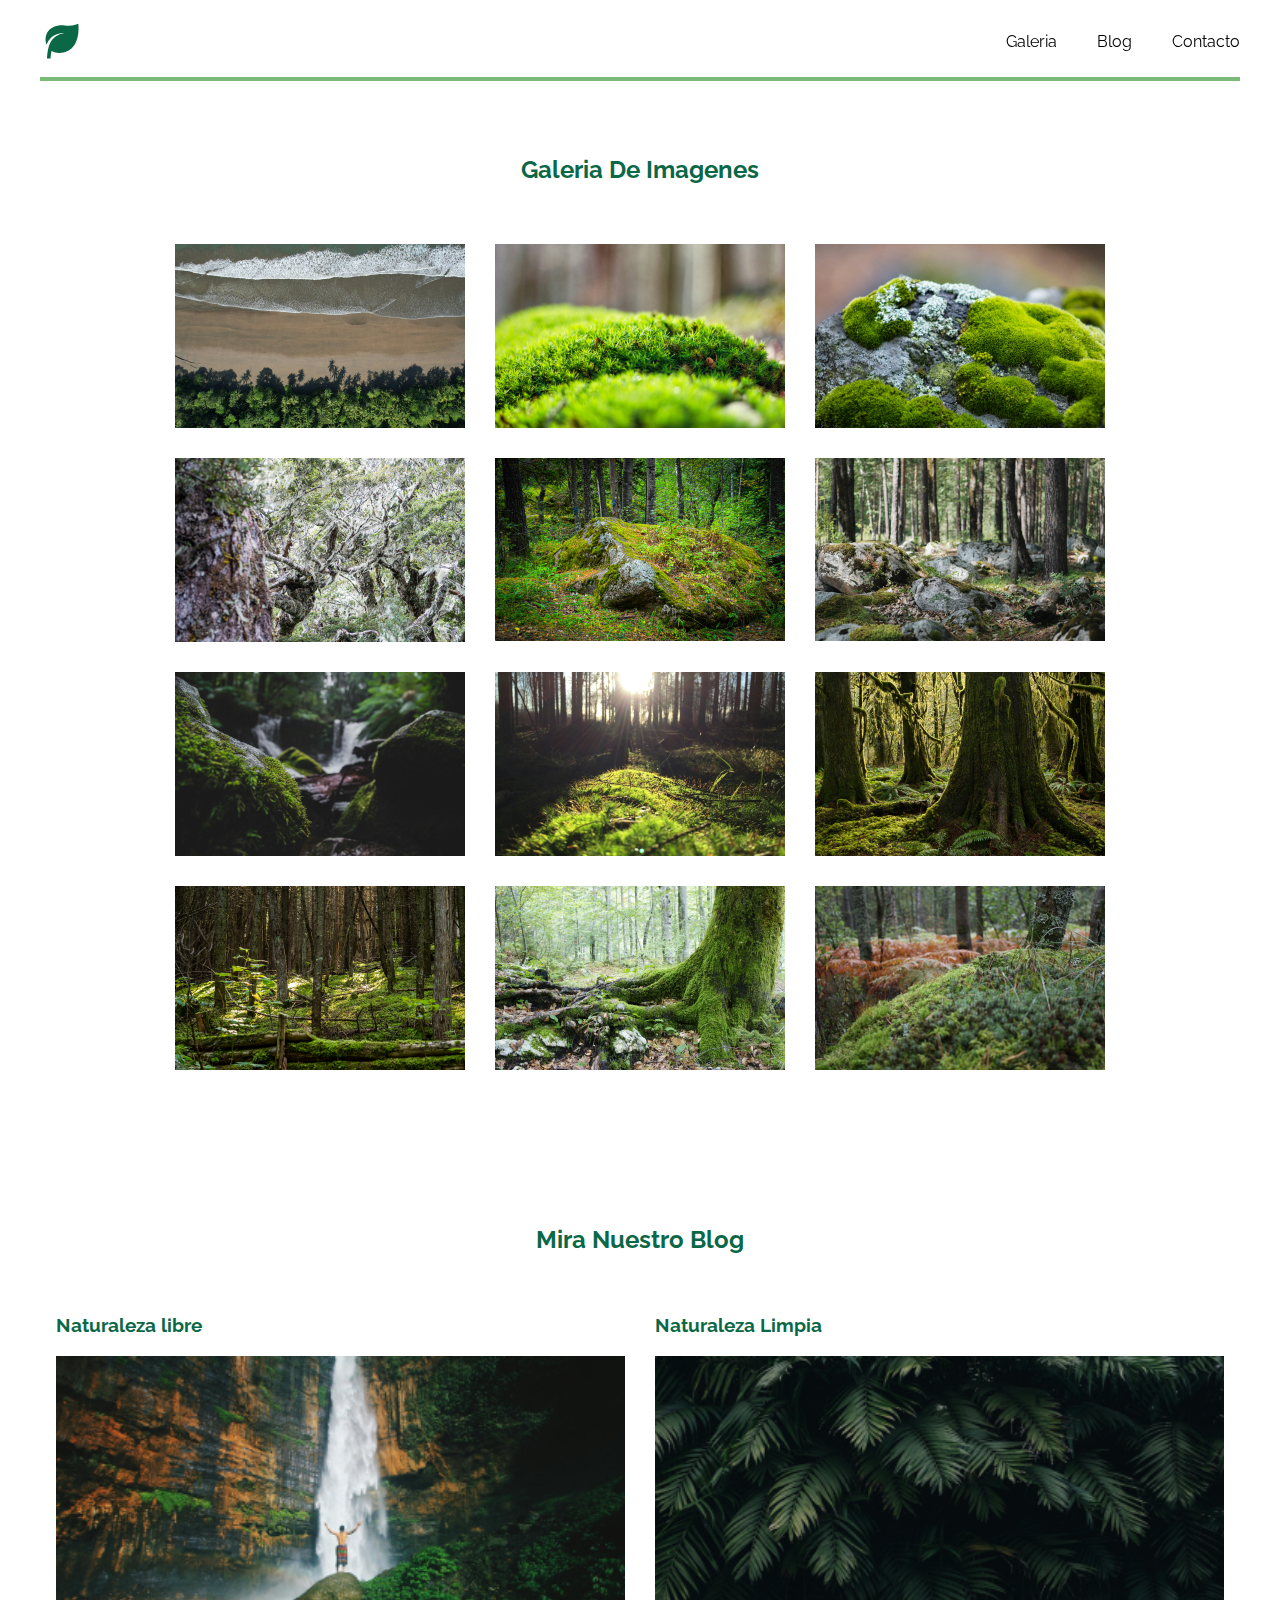
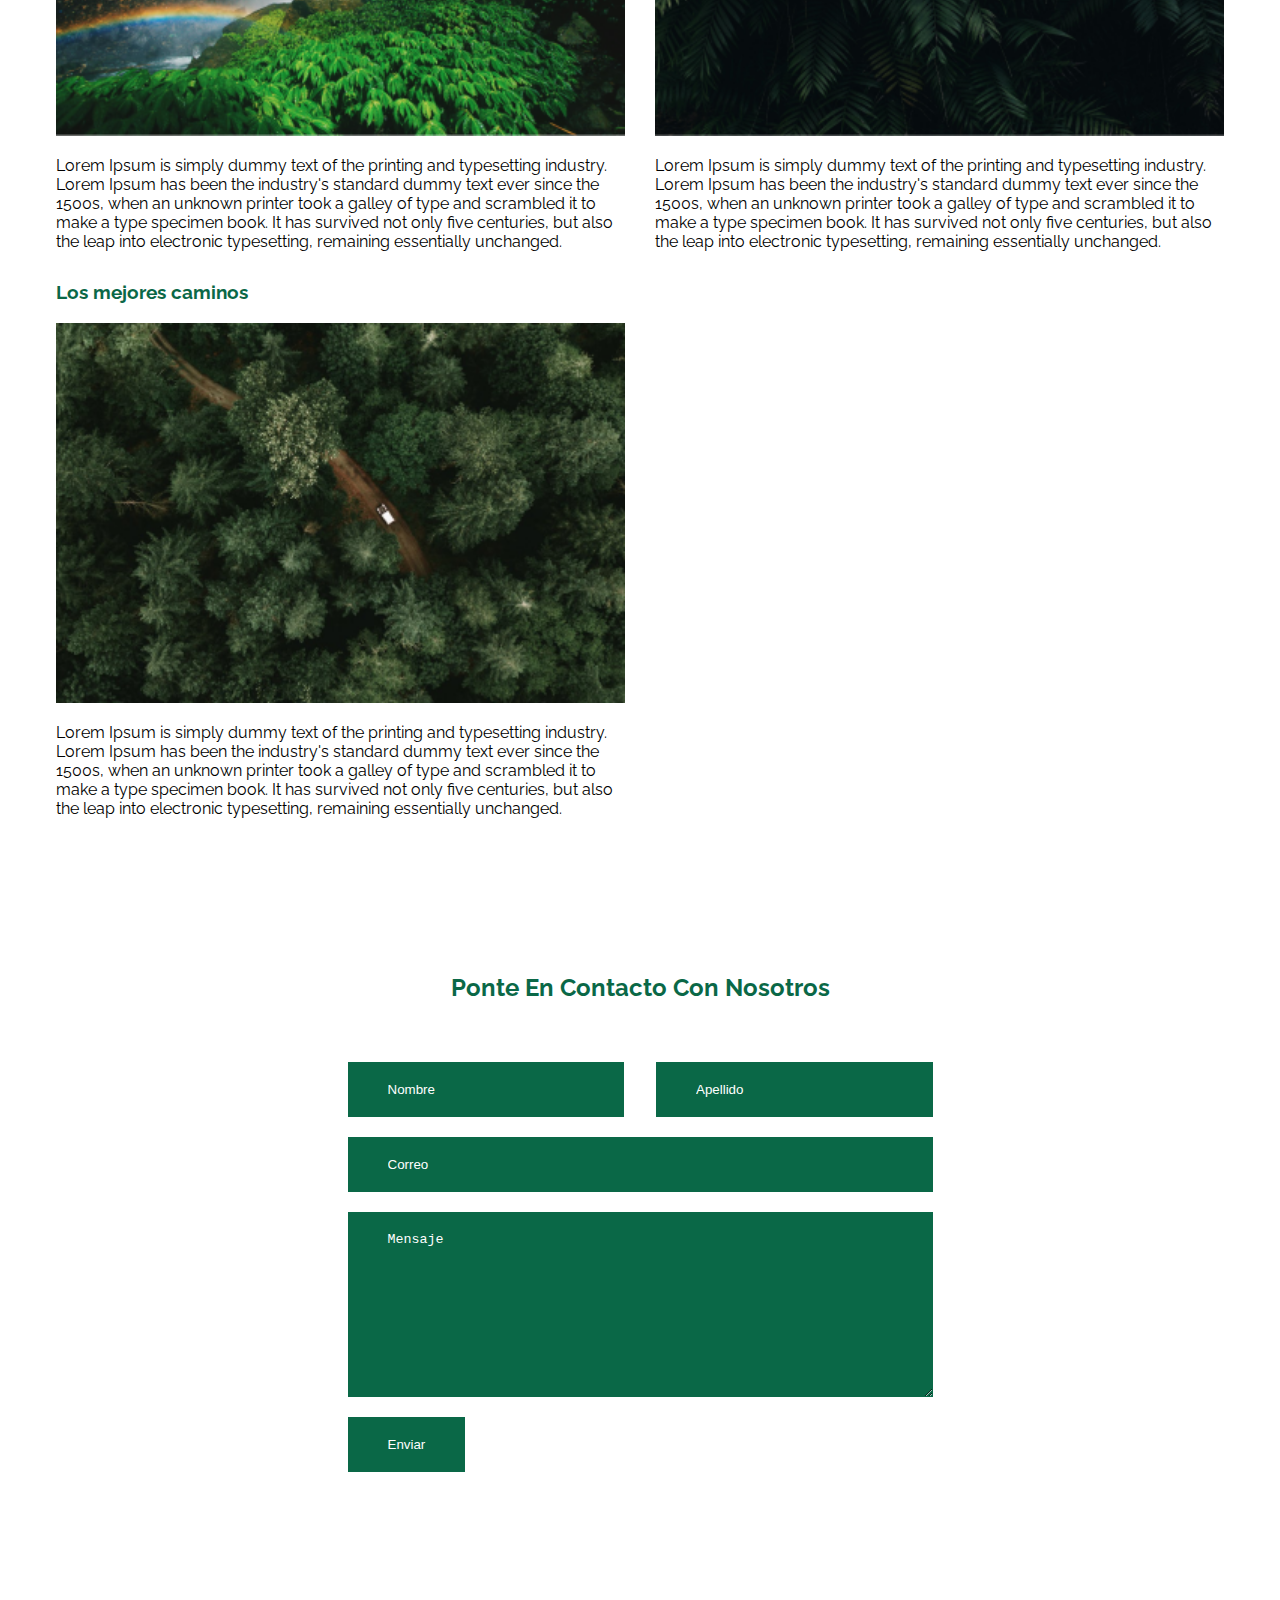
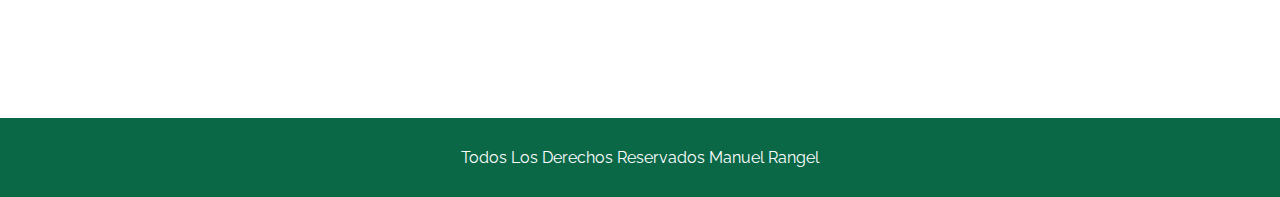
<file: 1-blog-natural/index.html>
<!DOCTYPE html>
<html lang="es">

<head>
    <meta charset="UTF-8">
    <meta name="viewport" content="width=device-width, initial-scale=1.0">
    <title>Blog Natural reto #1</title>
    <link rel="preconnect" href="https://fonts.googleapis.com">
    <link rel="preconnect" href="https://fonts.gstatic.com" crossorigin>
    <link href="https://fonts.googleapis.com/css2?family=Raleway:ital,wght@0,100..900;1,100..900&display=swap"
        rel="stylesheet">
    <link rel="stylesheet" href="css/reset.css">
    <link rel="stylesheet" href="css/estilos.css">
</head>

<body>
    <!-- header -->
    <header class="header">
        <figure class="header-figure">
            <img src="img/logo.svg" alt="">
        </figure>

        <nav class="header-nav">
            <a href="#galeria" class="nav-link">Galeria</a>
            <a href="#blog" class="nav-link">Blog</a>
            <a href="#contacto" class="nav-link">Contacto</a>
        </nav>
    </header>

    <!-- contenido principal -->
    <main>
        <!-- galeria -->
        <section class="galeria container" id="galeria">
            <h2 class="titulo">Galeria de imagenes</h2>
            <div class="galeria-grid">
                <figure class="galeria-figure">
                    <img src="img/img-galeria/1.png" alt="">
                </figure>
                <figure class="galeria-figure">
                    <img src="img/img-galeria/2.png" alt="">
                </figure>
                <figure class="galeria-figure">
                    <img src="img/img-galeria/3.png" alt="">
                </figure>
                <figure class="galeria-figure">
                    <img src="img/img-galeria/4.png" alt="">
                </figure>
                <figure class="galeria-figure">
                    <img src="img/img-galeria/5.png" alt="">
                </figure>
                <figure class="galeria-figure">
                    <img src="img/img-galeria/6.png" alt="">
                </figure>
                <figure class="galeria-figure">
                    <img src="img/img-galeria/7.png" alt="">
                </figure>
                <figure class="galeria-figure">
                    <img src="img/img-galeria/8.png" alt="">
                </figure>
                <figure class="galeria-figure">
                    <img src="img/img-galeria/9.png" alt="">
                </figure>
                <figure class="galeria-figure">
                    <img src="img/img-galeria/10.png" alt="">
                </figure>
                <figure class="galeria-figure">
                    <img src="img/img-galeria/11.png" alt="">
                </figure>
                <figure class="galeria-figure">
                    <img src="img/img-galeria/12.png" alt="">
                </figure>
            </div>
        </section>

        <!-- blog -->
        <section class="blog container" id="blog">
            <h2 class="titulo">Mira nuestro blog</h2>
            <div class="blog-grid">
                <div class="blog-entrada">
                    <h3 class="blog-entrada-titulo">Naturaleza libre</h3>
                    <figure class="blog-entrada-figure">
                        <img src="img/img-blog/blog-1.png" alt="">
                    </figure>
                    <p class="blog-entrada-parrafo">Lorem Ipsum is simply dummy text of the printing and typesetting industry. Lorem Ipsum has been the industry's standard dummy text ever since the 1500s, when an unknown printer took a galley of type and scrambled it to make a type specimen book. It has survived not only five centuries, but also the leap into electronic typesetting, remaining essentially unchanged.</p>
                </div>

                <div class="blog-entrada">
                    <h3 class="blog-entrada-titulo">Naturaleza Limpia</h3>
                    <figure class="blog-entrada-figure">
                        <img src="img/img-blog/blog-2.png" alt="">
                    </figure>
                    <p class="blog-entrada-parrafo">Lorem Ipsum is simply dummy text of the printing and typesetting industry. Lorem Ipsum has been the industry's standard dummy text ever since the 1500s, when an unknown printer took a galley of type and scrambled it to make a type specimen book. It has survived not only five centuries, but also the leap into electronic typesetting, remaining essentially unchanged.</p>
                </div>

                <div class="blog-entrada">
                    <h3 class="blog-entrada-titulo">Los mejores caminos</h3>
                    <figure class="blog-entrada-figure">
                        <img src="img/img-blog/blog-3.png" alt="">
                    </figure>
                    <p class="blog-entrada-parrafo">Lorem Ipsum is simply dummy text of the printing and typesetting industry. Lorem Ipsum has been the industry's standard dummy text ever since the 1500s, when an unknown printer took a galley of type and scrambled it to make a type specimen book. It has survived not only five centuries, but also the leap into electronic typesetting, remaining essentially unchanged.</p>
                </div>
            </div>
        </section>

        <!-- contacto -->
        <section class="contacto container" id="contacto">
            <h2 class="titulo">Ponte en contacto con nosotros</h2>
            <form action="" method="post" class="formulario">
                <div class="items">
                    <input type="text" name="nombre" id="nombre" placeholder="Nombre">
                    <input type="text" name="apellido" id="apellido" placeholder="Apellido">
                </div>
                <input type="email" name="correo" id="correo" placeholder="Correo">
                <textarea name="mensaje" id="mensaje" placeholder="Mensaje"></textarea>
                <input type="button" value="Enviar">
            </form>
        </section>
    </main>

    <!-- footer -->
    <footer class="footer">
        <p>Todos los derechos reservados Manuel Rangel</p>
    </footer>
</body>

</html>
</file>
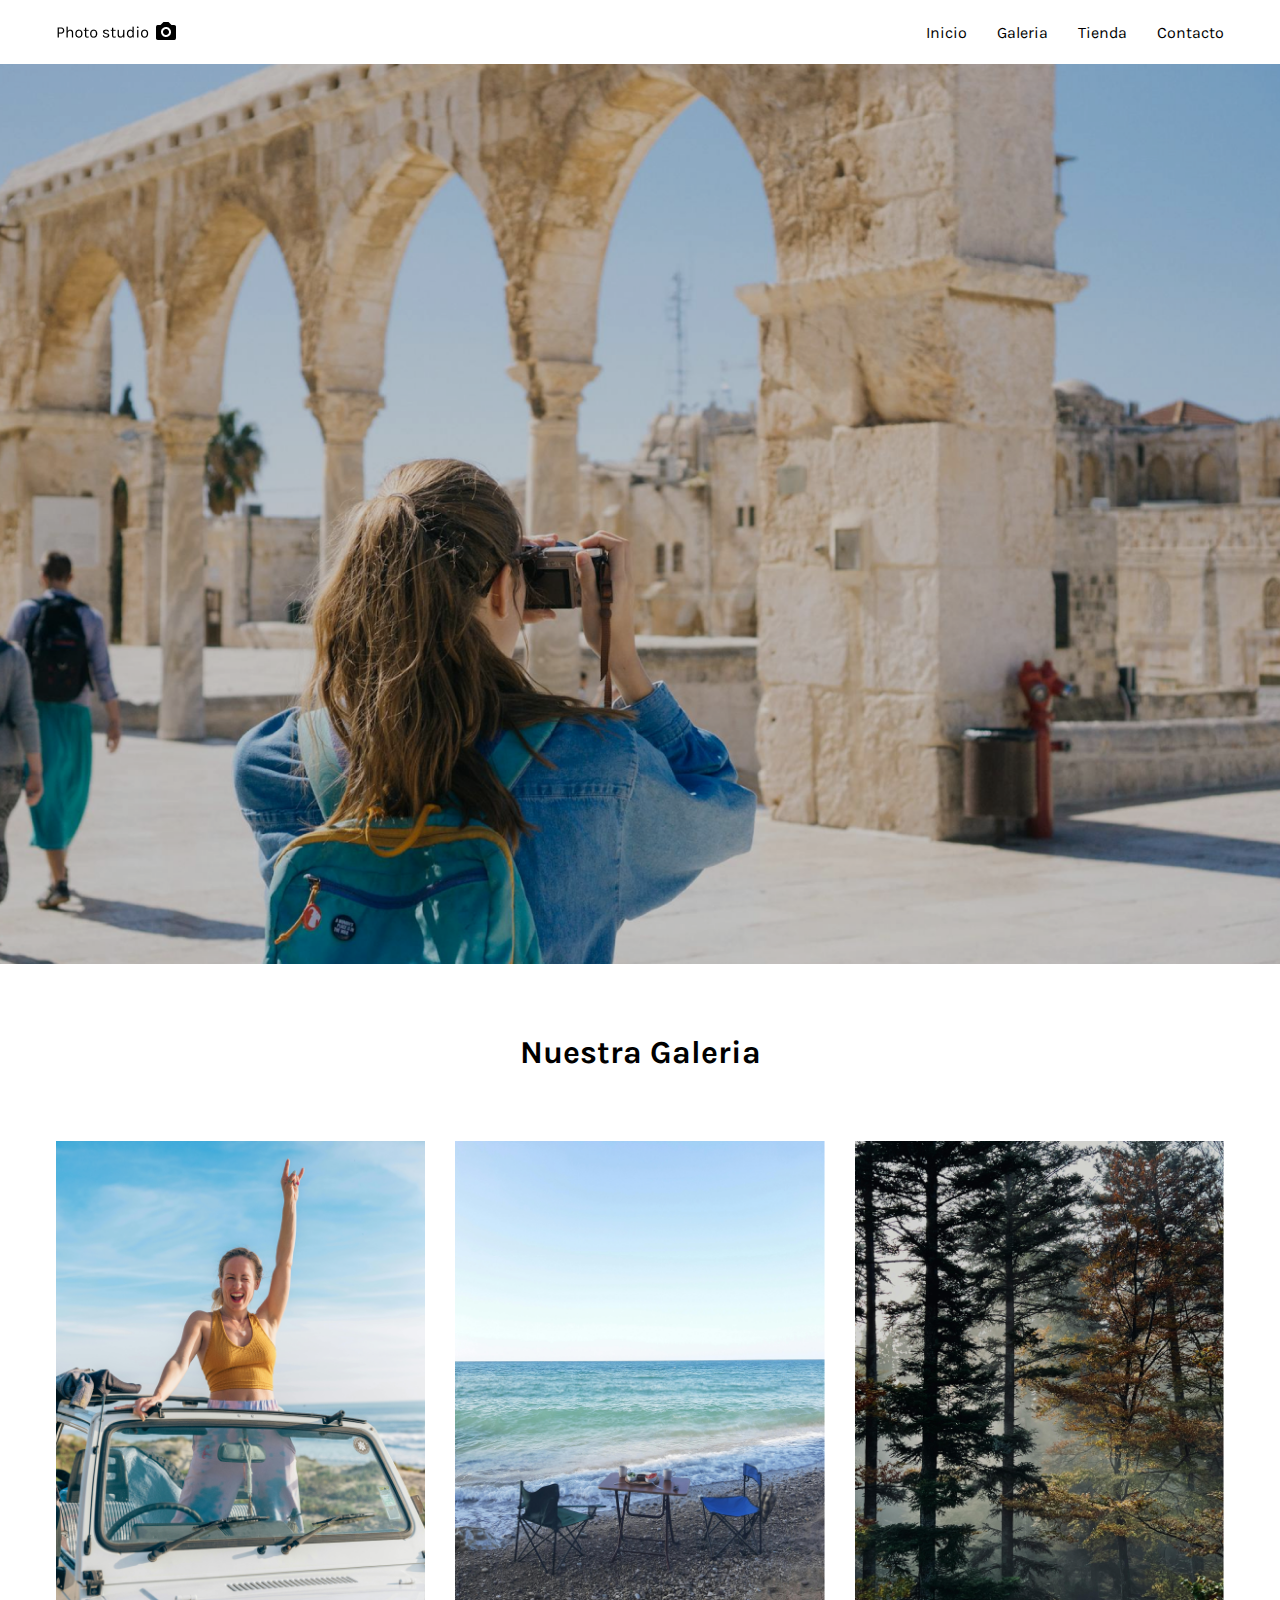
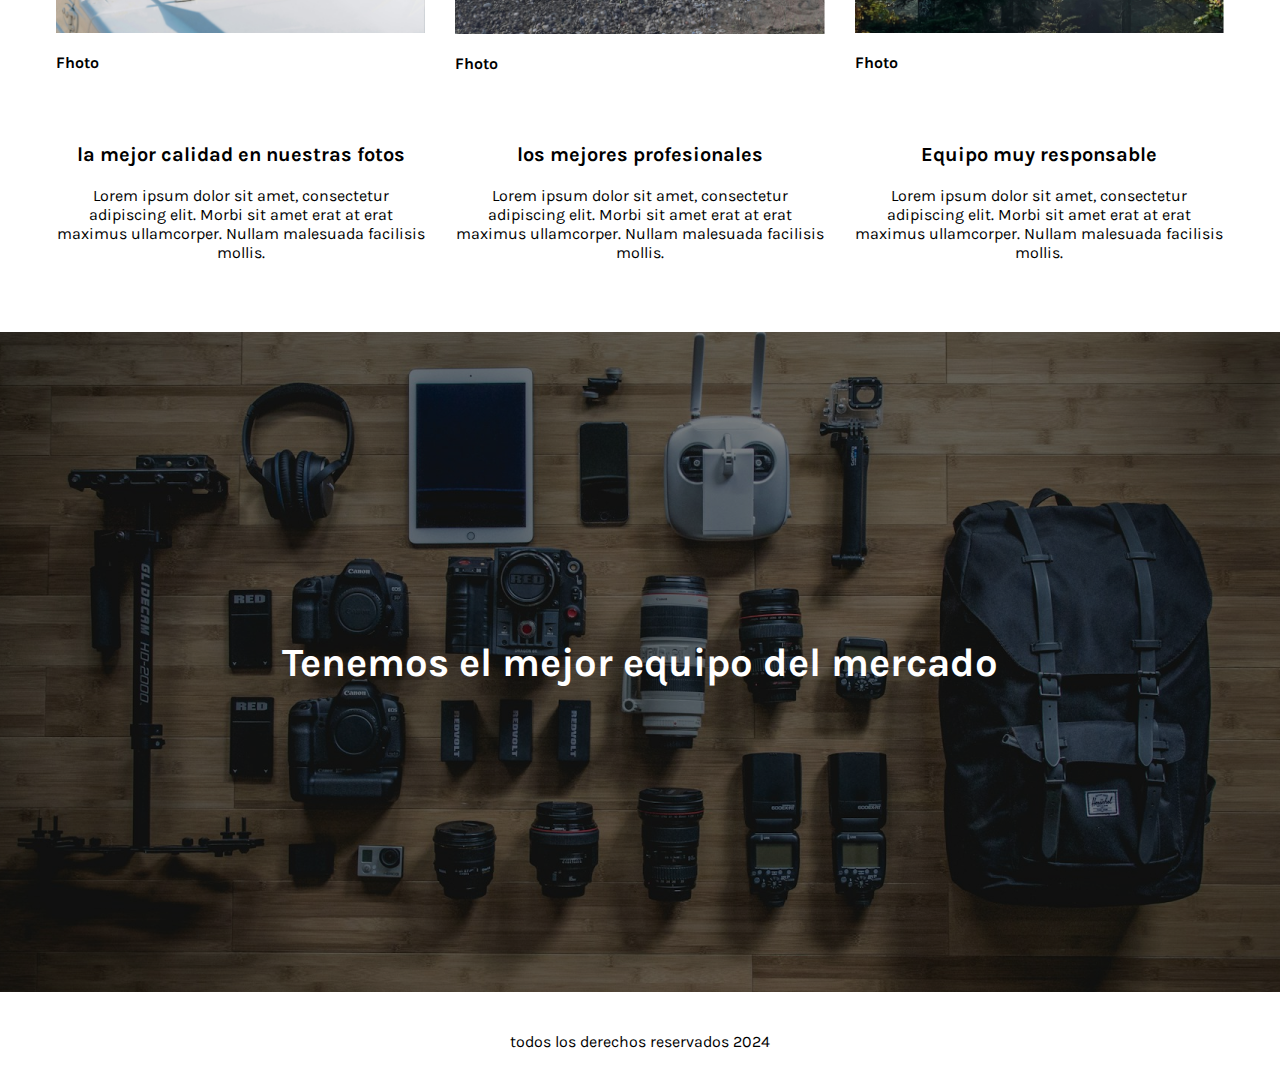
<file: 2-fotografia-web/index.html>
<!DOCTYPE html>
<html lang="es">

<head>
    <meta charset="UTF-8">
    <meta name="viewport" content="width=device-width, initial-scale=1.0">
    <title>Photo Studio Web #2</title>
    <link rel="preconnect" href="https://fonts.googleapis.com">
    <link rel="preconnect" href="https://fonts.gstatic.com" crossorigin>
    <link href="https://fonts.googleapis.com/css2?family=Karla:ital,wght@0,200..800;1,200..800&display=swap"
        rel="stylesheet">
    <link rel="stylesheet" href="css/reset.css">
    <link rel="stylesheet" href="css/estilos.css">
</head>

<body>
    <!-- Header -->
    <header class="header">
        <div class="container">
            <figure class="logo">
                <img src="img/logo.png" alt="logo">
            </figure>

            <nav class="header-nav">
                <a href="#" class="nav-link">inicio</a>
                <a href="#" class="nav-link">galeria</a>
                <a href="#" class="nav-link">tienda</a>
                <a href="#" class="nav-link">contacto</a>
            </nav>
        </div>
    </header>

    <!-- hero imagen -->
    <div class="hero"></div>

    <main>
        <!-- Galeria -->
        <section class="container galeria">
            <h2 class="titulo">Nuestra Galeria</h2>

            <div class="galeria-grid">
                <div class="galeria-tarjeta">
                    <figure class="galeria-tarjeta-figure">
                        <img src="img/img-1.png" alt="">
                    </figure>
                    <p>Fhoto</p>
                </div>

                <div class="galeria-tarjeta">
                    <figure class="galeria-tarjeta-figure">
                        <img src="img/img-2.png" alt="">
                    </figure>
                    <p>Fhoto</p>
                </div>

                <div class="galeria-tarjeta">
                    <figure class="galeria-tarjeta-figure">
                        <img src="img/img-3.png" alt="">
                    </figure>
                    <p>Fhoto</p>
                </div>
            </div>
        </section>

        <!-- Informacion -->
        <section class="informacion container">
            <div class="informacion-tarjeta">
                <h2>la mejor calidad en nuestras fotos</h2>
                <p>Lorem ipsum dolor sit amet, consectetur adipiscing elit. Morbi sit amet erat at erat maximus
                    ullamcorper. Nullam malesuada facilisis mollis.</p>
            </div>

            <div class="informacion-tarjeta">
                <h2>los mejores profesionales</h2>
                <p>Lorem ipsum dolor sit amet, consectetur adipiscing elit. Morbi sit amet erat at erat maximus
                    ullamcorper. Nullam malesuada facilisis mollis.</p>
            </div>

            <div class="informacion-tarjeta">
                <h2>Equipo muy responsable</h2>
                <p>Lorem ipsum dolor sit amet, consectetur adipiscing elit. Morbi sit amet erat at erat maximus
                    ullamcorper. Nullam malesuada facilisis mollis.</p>
            </div>
        </section>

        <section class="section-hero">
            <h3>Tenemos el mejor equipo del mercado</h3>
        </section>
    </main>

    <!-- footer -->
    <footer class="footer">
        <p>todos los derechos reservados 2024</p>
    </footer>
</body>

</html>
</file>
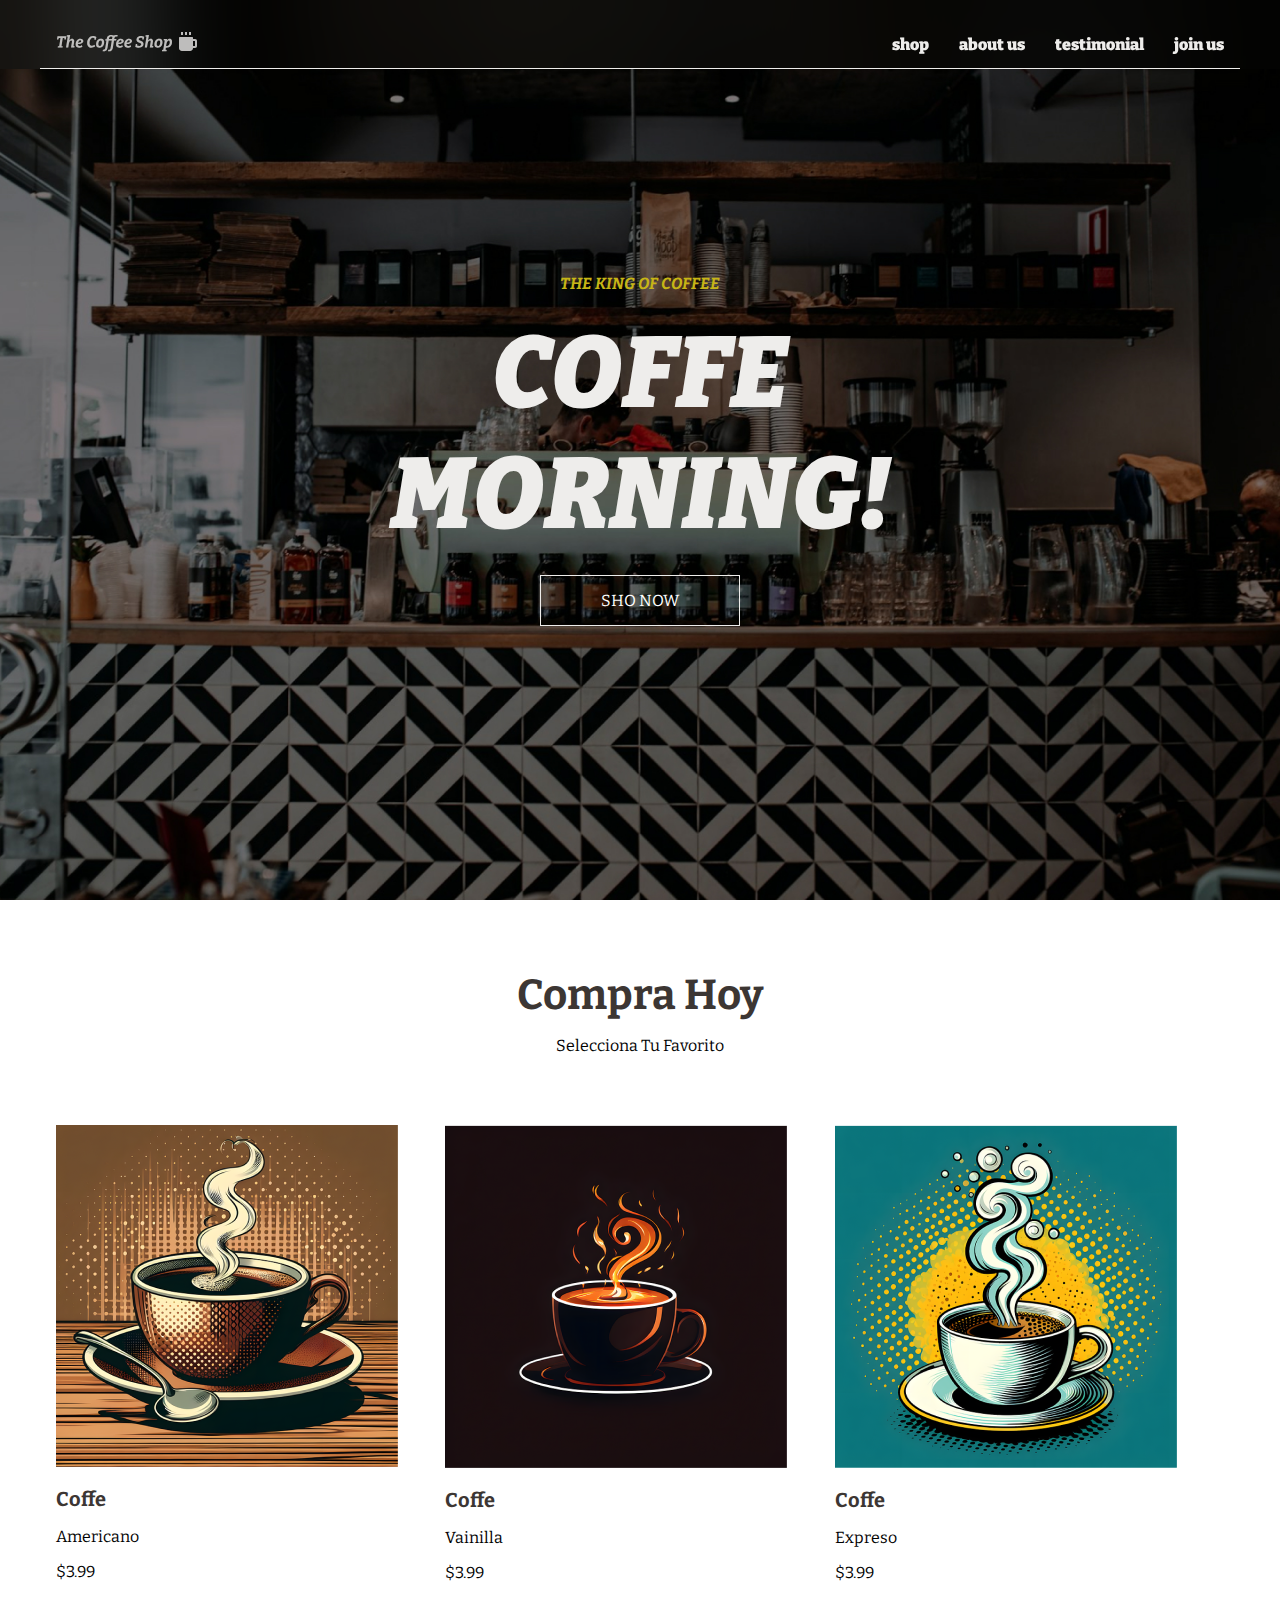
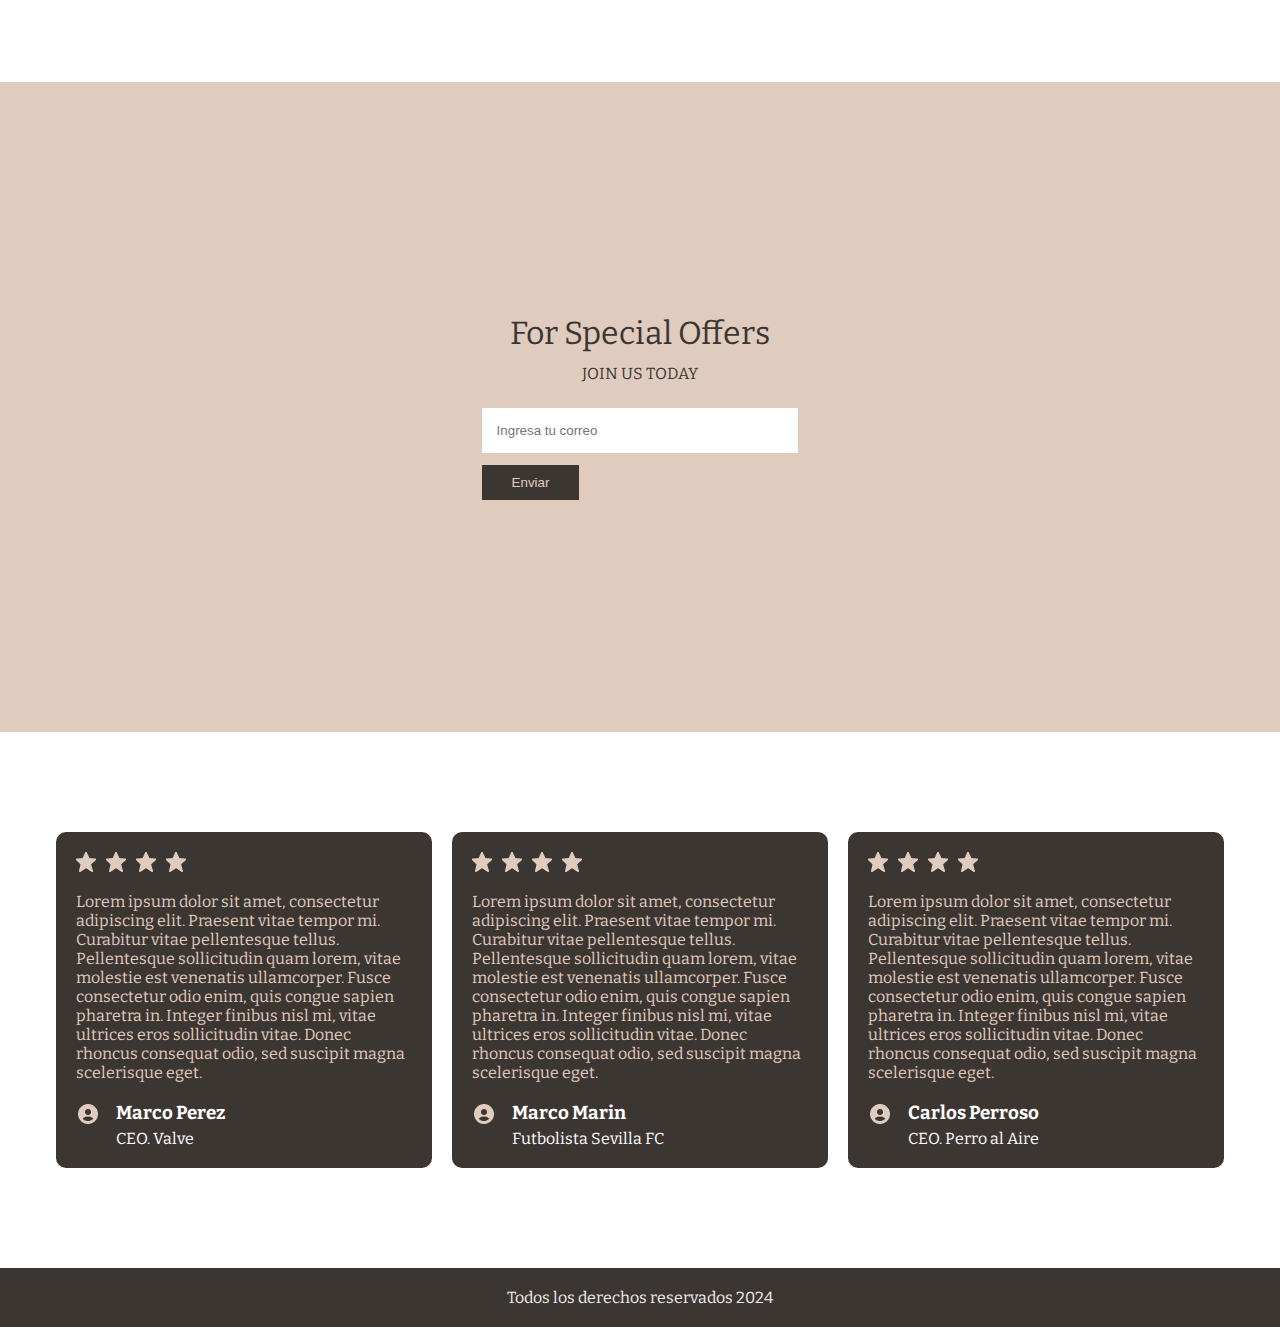
<file: 3-cafeteria-web/index.html>
<!DOCTYPE html>
<html lang="es">
<head>
    <meta charset="UTF-8">
    <meta name="viewport" content="width=device-width, initial-scale=1.0">
    <title>Cafeteria Web</title>
    <link rel="preconnect" href="https://fonts.googleapis.com">
    <link rel="preconnect" href="https://fonts.gstatic.com" crossorigin>
    <link href="https://fonts.googleapis.com/css2?family=Bitter:ital,wght@0,100..900;1,100..900&display=swap"
        rel="stylesheet">
    <link rel="stylesheet" href="css/reset.css">
    <link rel="stylesheet" href="css/style.css">
</head>
<body>
    <!-- header -->
    <header class="header">
        <div class="container">
            <figure class="logo">
                <img src="img/logo.svg" alt="logo">
            </figure>
    
            <nav class="nav">
                <a href="#">shop</a>
                <a href="#">about us</a>
                <a href="#">testimonial</a>
                <a href="#">join us</a>
            </nav>
        </div>
    </header>
    <!-- fin header -->

    <!-- hero -->
    <section class="hero">
        <div class="hero-contenido">
            <h4>the king of coffee</h4>
            <h1>coffe <br> morning!</h1>
            <button>sho now</button>
        </div>
    </section>
    <!-- fin hero -->

    <!-- main -->
     <main>
        <section class="cafes container">
            <div class="cafes-parrafos">
                <h1>Compra Hoy</h1>
                <p>Selecciona Tu Favorito</p>
            </div>

            <div class="cafes-grid">
                <figure class="cafe-info">
                    <img src="img/img-1.png" alt="">
                    <figcaption class="cafe-precios">
                        <h2>Coffe</h2>
                        <p>Americano</p>
                        <p>$3.99</p>
                    </figcaption>
                </figure>

                <figure class="cafe-info">
                    <img src="img/img-2.png" alt="">
                    <figcaption class="cafe-precios">
                        <h2>Coffe</h2>
                        <p>Vainilla</p>
                        <p>$3.99</p>
                    </figcaption>
                </figure>

                <figure class="cafe-info">
                    <img src="img/img-3.png" alt="">
                    <figcaption class="cafe-precios">
                        <h2>Coffe</h2>
                        <p>Expreso</p>  
                        <p>$3.99</p>
                    </figcaption>
                </figure>
            </div>
        </section>

        <!-- registro seccion -->
        <section class="registro">
            <div class="registro-contenido">
                <h2>For Special Offers</h2>
                <p>JOIN US TODAY</p>
                <form action="" class="formulario">
                    <input type="email" placeholder="Ingresa tu correo" class="entrada">
                    <input type="button" value="Enviar" class="btn-enviar">
                </form>
            </div>
        </section>
        
        <!-- seccion recomendaciones -->
         <section class="recomendaciones container">
            <div class="item">
                <div class="calificaciones">
                    <img src="img/star.png" alt="">
                    <img src="img/star.png" alt="">
                    <img src="img/star.png" alt="">
                    <img src="img/star.png" alt="">
                </div>
                <p>
                    Lorem ipsum dolor sit amet, consectetur adipiscing elit. Praesent vitae tempor mi. Curabitur vitae pellentesque tellus. Pellentesque sollicitudin quam lorem, vitae molestie est venenatis ullamcorper. Fusce consectetur odio enim, quis congue sapien pharetra in. Integer finibus nisl mi, vitae ultrices eros sollicitudin vitae. Donec rhoncus consequat odio, sed suscipit magna scelerisque eget.
                </p>
                <figure class="perfil">
                    <img src="img/user.png" alt="">
                    <figcaption>
                        <h3>Marco Perez</h3>
                        <p>CEO. Valve</p>
                    </figcaption>
                </figure>
            </div>

            <div class="item">
                <div class="calificaciones">
                    <img src="img/star.png" alt="">
                    <img src="img/star.png" alt="">
                    <img src="img/star.png" alt="">
                    <img src="img/star.png" alt="">
                </div>
                <p>
                    Lorem ipsum dolor sit amet, consectetur adipiscing elit. Praesent vitae tempor mi. Curabitur vitae pellentesque tellus. Pellentesque sollicitudin quam lorem, vitae molestie est venenatis ullamcorper. Fusce consectetur odio enim, quis congue sapien pharetra in. Integer finibus nisl mi, vitae ultrices eros sollicitudin vitae. Donec rhoncus consequat odio, sed suscipit magna scelerisque eget.
                </p>
                <figure class="perfil">
                    <img src="img/user.png" alt="">
                    <figcaption>
                        <h3>Marco Marin</h3>
                        <p>Futbolista Sevilla FC</p>
                    </figcaption>
                </figure>
            </div>

            <div class="item">
                <div class="calificaciones">
                    <img src="img/star.png" alt="">
                    <img src="img/star.png" alt="">
                    <img src="img/star.png" alt="">
                    <img src="img/star.png" alt="">
                </div>
                <p>
                    Lorem ipsum dolor sit amet, consectetur adipiscing elit. Praesent vitae tempor mi. Curabitur vitae pellentesque tellus. Pellentesque sollicitudin quam lorem, vitae molestie est venenatis ullamcorper. Fusce consectetur odio enim, quis congue sapien pharetra in. Integer finibus nisl mi, vitae ultrices eros sollicitudin vitae. Donec rhoncus consequat odio, sed suscipit magna scelerisque eget.
                </p>
                <figure class="perfil">
                    <img src="img/user.png" alt="">
                    <figcaption>
                        <h3>Carlos Perroso</h3>
                        <p>CEO. Perro al Aire</p>
                    </figcaption>
                </figure>
            </div>
         </section>
     </main>
     <!-- fin main -->

     <!-- footer -->
      <footer class="footer">
        <p>Todos los derechos reservados 2024</p>
      </footer>
</body>
</html>
</file>
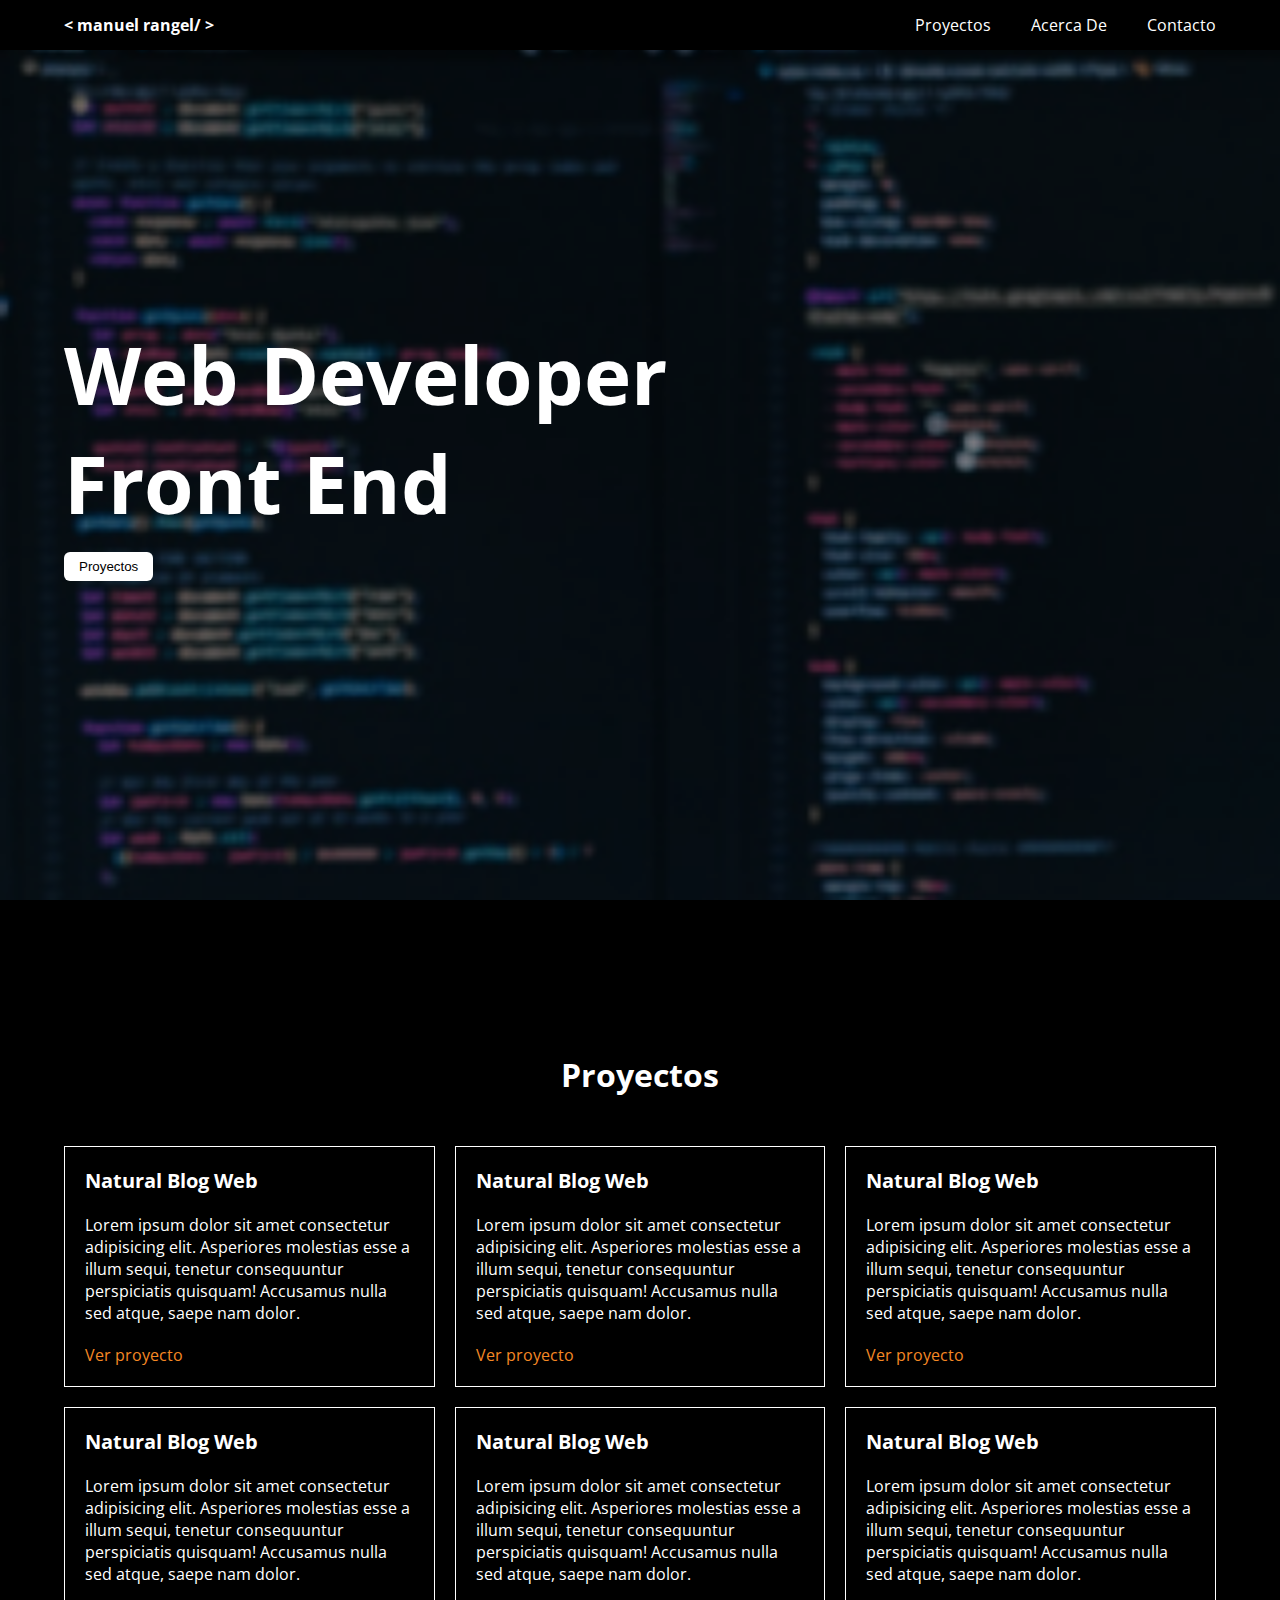
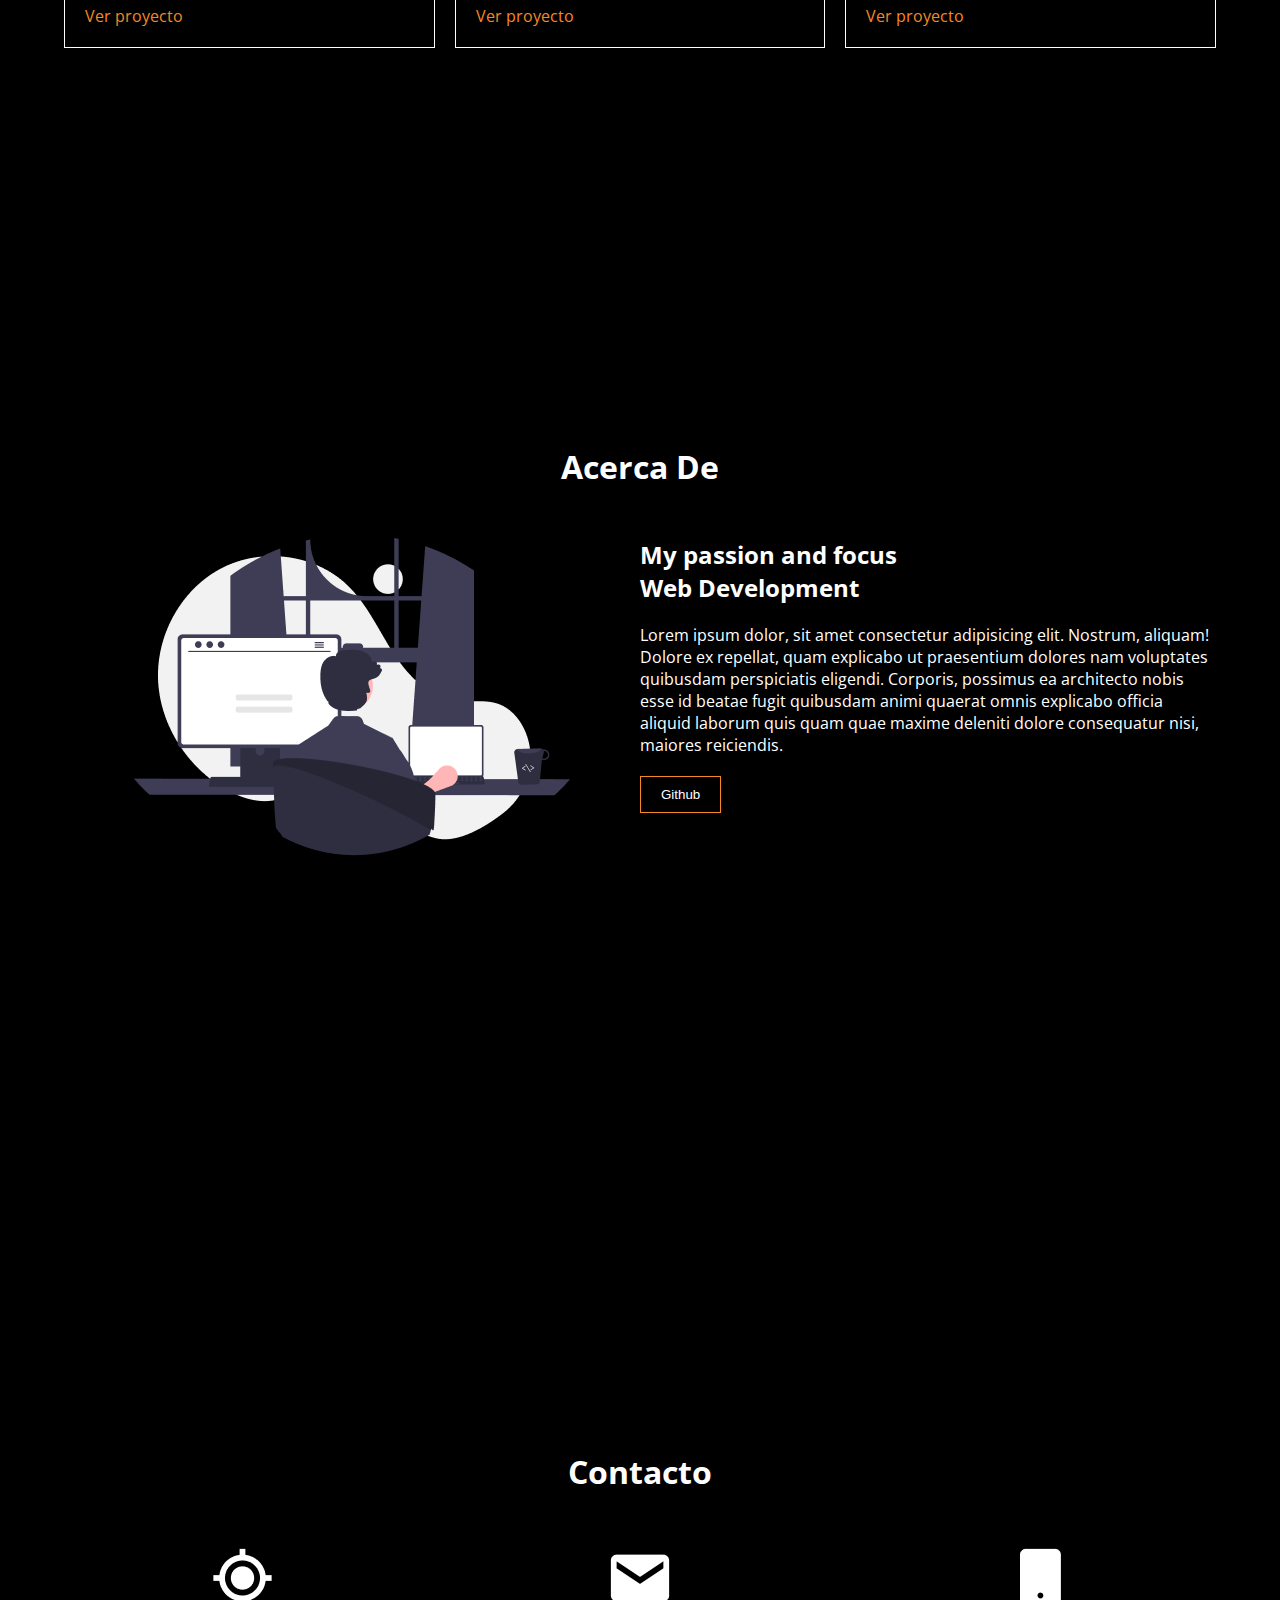
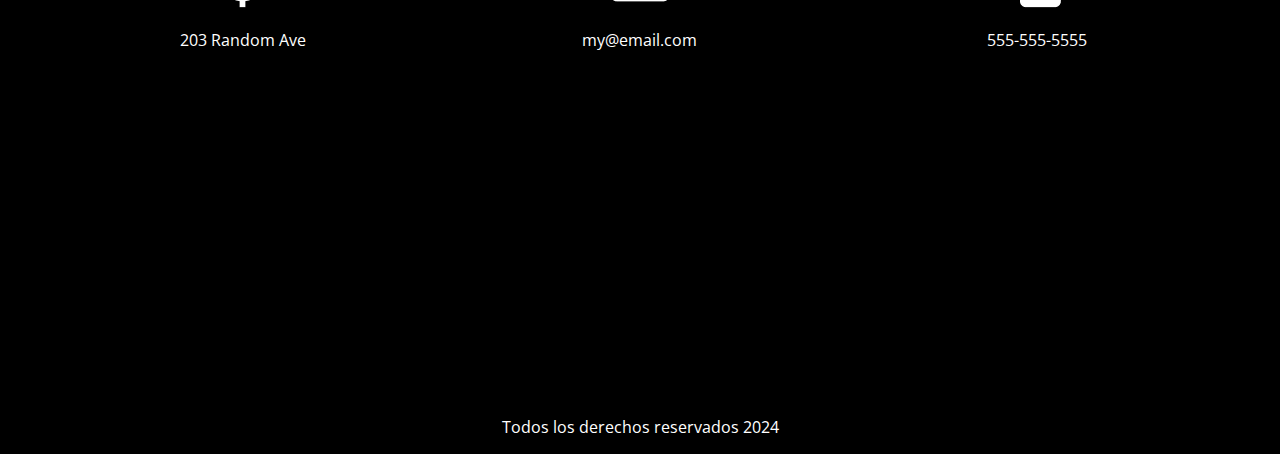
<file: 4-portafolio/index.html>
<!DOCTYPE html>
<html lang="es">
<head>
    <meta charset="UTF-8">
    <meta name="viewport" content="width=device-width, initial-scale=1.0">
    <title>Portafolio</title>
    <link rel="preconnect" href="https://fonts.googleapis.com">
    <link rel="preconnect" href="https://fonts.gstatic.com" crossorigin>
    <link href="https://fonts.googleapis.com/css2?family=Open+Sans:ital,wght@0,300..800;1,300..800&display=swap" rel="stylesheet">
    <link rel="stylesheet" href="css/reset.css">
    <link rel="stylesheet" href="css/estilos.css">
</head>
<body>
    <!-- comienzo header -->
    <header class="header">
        <div class="container">
            <nav class="nav">
                <h1 class="logo">
                    < manuel rangel/ > 
                </h1>

                <button class="iconos">
                    <svg xmlns="http://www.w3.org/2000/svg" viewBox="0 0 448 512" class="icono-abrir icono">
                        <path d="M0 96C0 78.3 14.3 64 32 64l384 0c17.7 0 32 14.3 32 32s-14.3 32-32 32L32 128C14.3 128 0 113.7 0 96zM0 256c0-17.7 14.3-32 32-32l384 0c17.7 0 32 14.3 32 32s-14.3 32-32 32L32 288c-17.7 0-32-14.3-32-32zM448 416c0 17.7-14.3 32-32 32L32 448c-17.7 0-32-14.3-32-32s14.3-32 32-32l384 0c17.7 0 32 14.3 32 32z"/>
                    </svg>
                    <svg xmlns="http://www.w3.org/2000/svg" viewBox="0 0 384 512" class="icono-cerrar icono">
                        <path d="M376.6 84.5c11.3-13.6 9.5-33.8-4.1-45.1s-33.8-9.5-45.1 4.1L192 206 56.6 43.5C45.3 29.9 25.1 28.1 11.5 39.4S-3.9 70.9 7.4 84.5L150.3 256 7.4 427.5c-11.3 13.6-9.5 33.8 4.1 45.1s33.8 9.5 45.1-4.1L192 306 327.4 468.5c11.3 13.6 31.5 15.4 45.1 4.1s15.4-31.5 4.1-45.1L233.7 256 376.6 84.5z"/>
                    </svg>
                </button>

                <ul class="nav-ul">
                    <li class="nav-li">
                        <a href="" class="nav-link">proyectos</a>
                    </li>
                    <li class="nav-li">
                        <a href="" class="nav-link">acerca de</a>
                    </li>
                    <li class="nav-li">
                        <a href="" class="nav-link">contacto</a>
                    </li>
                </ul>
            </nav>
        </div>
    </header>
    <!-- fin header -->

    <!-- hero -->
    <section class="hero">
        <div class="container">
            <h2 class="hero-titulo">Web Developer Front End</h2>
            <button class="btn-hero">Proyectos</button>
        </div>
    </section>
    <!-- fin hero -->

    <!-- contenido principal -->
    <main>
        <section class="trabajos section">
            <div class="container">
                <h2 class="titulo">Proyectos</h2>
                <div class="trabajos-flex">
                    <div class="proyecto">
                        <h2 class="proyecto-titulo">Natural Blog Web</h2>
                        <p class="proyecto-parrafo">Lorem ipsum dolor sit amet consectetur adipisicing elit. Asperiores molestias esse a illum sequi, tenetur consequuntur perspiciatis quisquam! Accusamus nulla sed atque, saepe nam dolor.</p>
                        <a href="" class="proyecto-enlace">Ver proyecto</a>
                    </div>
                    <div class="proyecto">
                        <h2 class="proyecto-titulo">Natural Blog Web</h2>
                        <p class="proyecto-parrafo">Lorem ipsum dolor sit amet consectetur adipisicing elit. Asperiores molestias esse a illum sequi, tenetur consequuntur perspiciatis quisquam! Accusamus nulla sed atque, saepe nam dolor.</p>
                        <a href="" class="proyecto-enlace">Ver proyecto</a>
                    </div>
                    <div class="proyecto">
                        <h2 class="proyecto-titulo">Natural Blog Web</h2>
                        <p class="proyecto-parrafo">Lorem ipsum dolor sit amet consectetur adipisicing elit. Asperiores molestias esse a illum sequi, tenetur consequuntur perspiciatis quisquam! Accusamus nulla sed atque, saepe nam dolor.</p>
                        <a href="" class="proyecto-enlace">Ver proyecto</a>
                    </div>
                    <div class="proyecto">
                        <h2 class="proyecto-titulo">Natural Blog Web</h2>
                        <p class="proyecto-parrafo">Lorem ipsum dolor sit amet consectetur adipisicing elit. Asperiores molestias esse a illum sequi, tenetur consequuntur perspiciatis quisquam! Accusamus nulla sed atque, saepe nam dolor.</p>
                        <a href="" class="proyecto-enlace">Ver proyecto</a>
                    </div>
                    <div class="proyecto">
                        <h2 class="proyecto-titulo">Natural Blog Web</h2>
                        <p class="proyecto-parrafo">Lorem ipsum dolor sit amet consectetur adipisicing elit. Asperiores molestias esse a illum sequi, tenetur consequuntur perspiciatis quisquam! Accusamus nulla sed atque, saepe nam dolor.</p>
                        <a href="" class="proyecto-enlace">Ver proyecto</a>
                    </div>
                    <div class="proyecto">
                        <h2 class="proyecto-titulo">Natural Blog Web</h2>
                        <p class="proyecto-parrafo">Lorem ipsum dolor sit amet consectetur adipisicing elit. Asperiores molestias esse a illum sequi, tenetur consequuntur perspiciatis quisquam! Accusamus nulla sed atque, saepe nam dolor.</p>
                        <a href="" class="proyecto-enlace">Ver proyecto</a>
                    </div>
                </div>
            </div>
        </section>

        <section class="acerca section">
            <div class="container">
                <h2 class="titulo">Acerca De</h2>
                <div class="acerca-contenido">
                    <figure class="acerca-figure">
                        <img src="img/acerca-img.png" alt="">
                    </figure>
                    <div class="acerca-parrafos">
                        <h2 class="acerca-titulo">My passion and focus <br> Web Development</h2>
                        <p class="acerca-parrafo">Lorem ipsum dolor, sit amet consectetur adipisicing elit. Nostrum, aliquam! Dolore ex repellat, quam explicabo ut praesentium dolores nam voluptates quibusdam perspiciatis eligendi. Corporis, possimus ea architecto nobis esse id beatae fugit quibusdam animi quaerat omnis explicabo officia aliquid laborum quis quam quae maxime deleniti dolore consequatur nisi, maiores reiciendis.</p>
                        <button class="btn-acerca">Github</button>
                    </div>
                </div>
            </div>
        </section>

        <section class="contacto section">
            <div class="container">
                <h2 class="titulo">Contacto</h2>
                <div class="contacto-container">
                    <figure class="contacto-item">
                        <img src="img/icono-1.png" alt="">
                        <figcaption>203 Random Ave</figcaption>
                    </figure>
                    <figure class="contacto-item">
                        <img src="img/icono-2.png" alt="">
                        <figcaption>my@email.com</figcaption>
                    </figure>
                    <figure class="contacto-item">
                        <img src="img/icono-3.png" alt="">
                        <figcaption>555-555-5555</figcaption>
                    </figure>
                </div>
            </div>
        </section>
    </main>

    <footer class="footer">
        <p>Todos los derechos reservados 2024</p>
    </footer>

     <script src="index.js"></script>
</body>
</html>
</file>
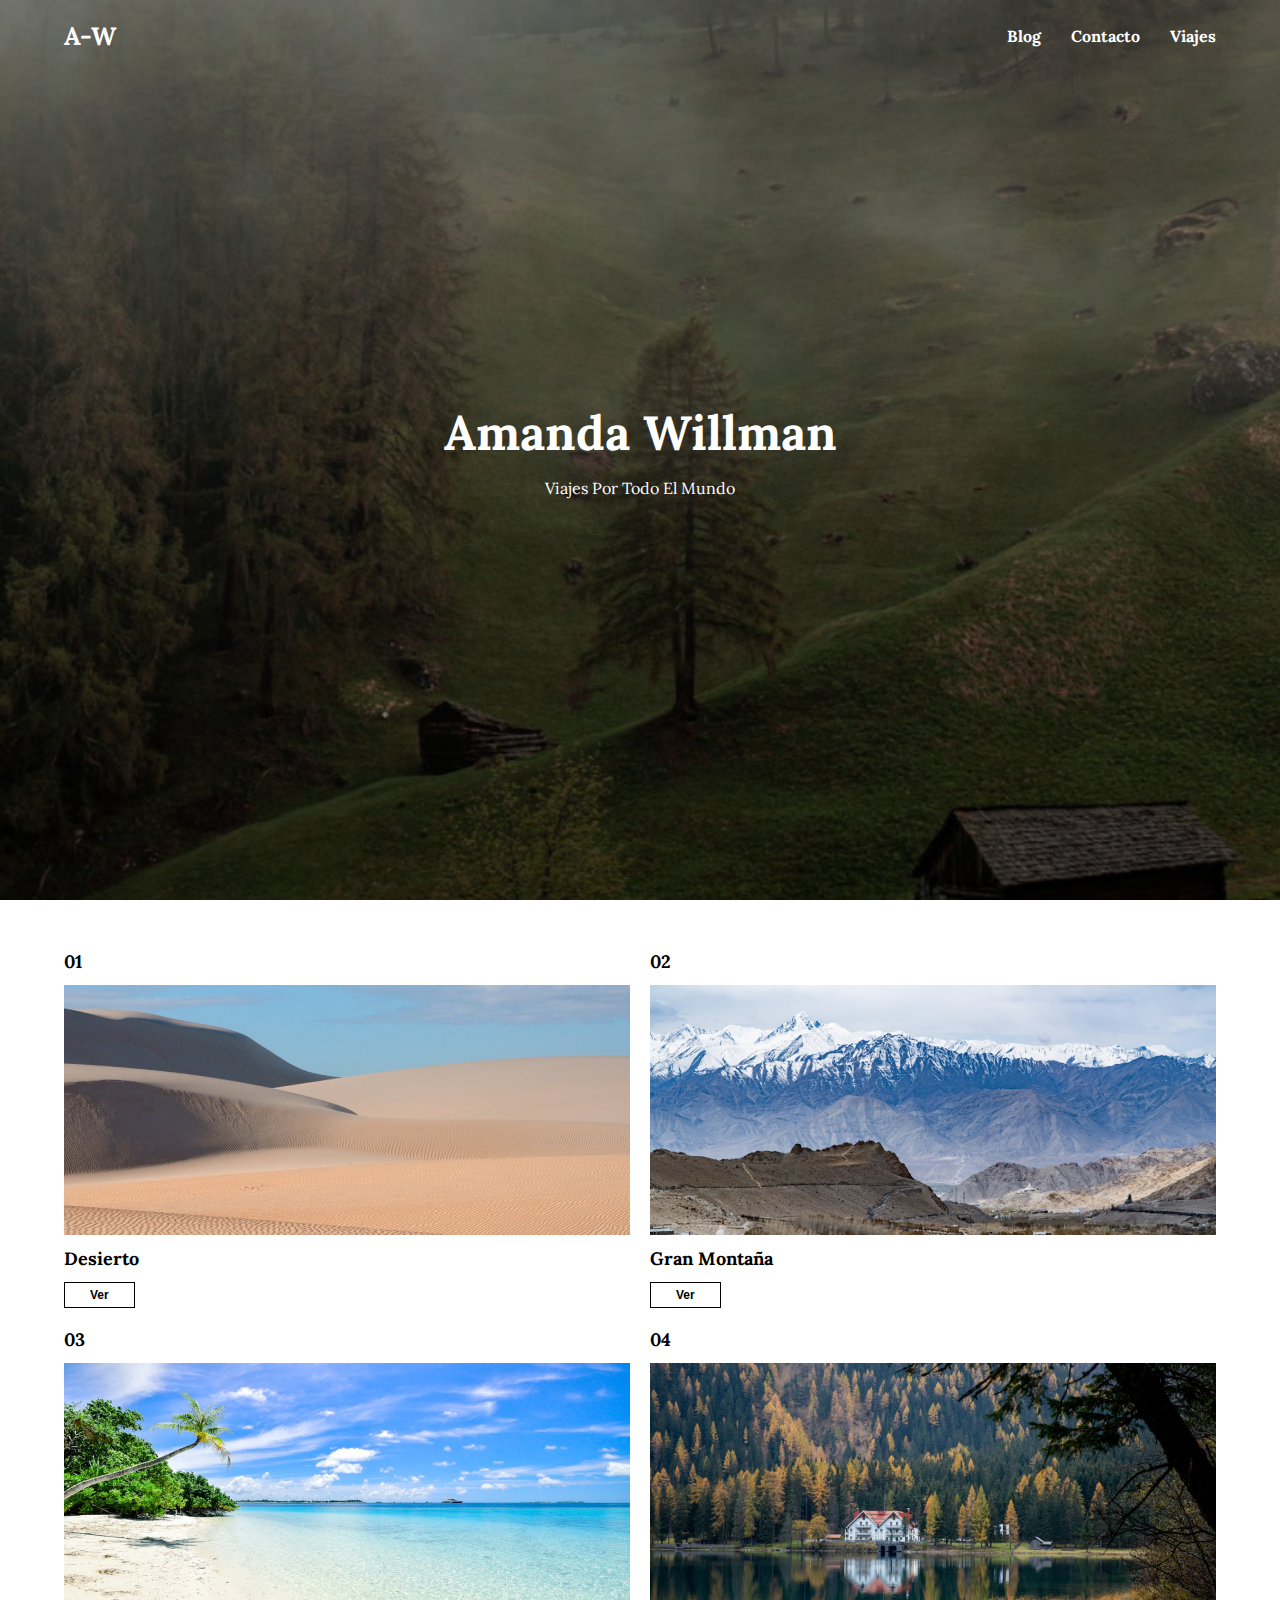
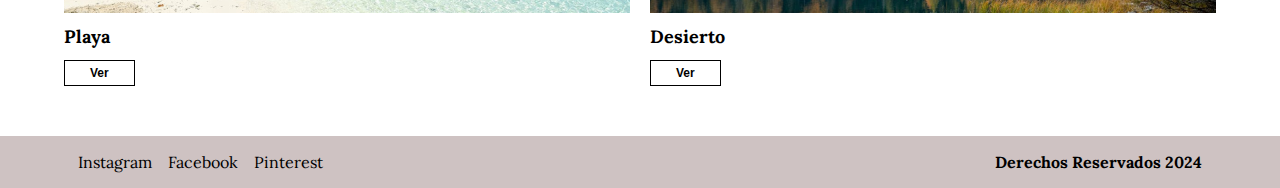
<file: 5-aw-blog/index.html>
<!DOCTYPE html>
<html lang="es">

<head>
    <meta charset="UTF-8">
    <meta name="viewport" content="width=device-width, initial-scale=1.0">
    <title>A-W Blog</title>
    <!-- reseteo de los estilos -->
    <link rel="stylesheet" href="css/reset.css">
    <!-- fuentes -->
    <link rel="preconnect" href="https://fonts.googleapis.com">
    <link rel="preconnect" href="https://fonts.gstatic.com" crossorigin>
    <link href="https://fonts.googleapis.com/css2?family=Lora:ital,wght@0,400..700;1,400..700&display=swap"
        rel="stylesheet">
    <!-- estilos para el sitio -->
    <link rel="stylesheet" href="css/estilos.css">
</head>

<body>
    <!-- voy a hacer el header sin position -->

    <!-- header -->
    <header class="header">
        <div class="contenedor">
            <nav class="nav">
                <h1 class="nav--logo">A-W</h1>
                <ul class="nav--ul">
                    <li class="nav--li">
                        <a href="" class="nav--link">blog</a>
                    </li>
                    <li class="nav--li">
                        <a href="" class="nav--link">contacto</a>
                    </li>
                    <li class="nav--li">
                        <a href="" class="nav--link">viajes</a>
                    </li>
                </ul>
            </nav>
        </div>
    </header>
    <!-- fin header -->

    <!-- hero -->
    <section class="hero">
        <div class="contenedor hero-titulos">
            <h2 class="hero--titulo">amanda willman</h2>
            <p class="hero--parrafo">viajes por todo el mundo</p>
        </div>
    </section>
    <!-- fin hero -->


    <!-- main -->
    <main>
        <div class="contenedor">
            <section class="blog">
                <article class="articulo">
                    <h2 class="articulo--titulo">01</h2>
                    <figure class="articulo--figure">
                        <img src="img/img-1.png" alt="" class="articulo--img">
                    </figure>
                    <h3 class="articulo--destino">desierto</h3>
                    <button class="articulo--boton">ver</button>
                </article>

                <article class="articulo">
                    <h2 class="articulo--titulo">02</h2>
                    <figure class="articulo--figure">
                        <img src="img/img-2.png" alt="" class="articulo--img">
                    </figure>
                    <h3 class="articulo--destino">Gran Montaña</h3>
                    <button class="articulo--boton">ver</button>
                </article>

                <article class="articulo">
                    <h2 class="articulo--titulo">03</h2>
                    <figure class="articulo--figure">
                        <img src="img/img-3.png" alt="" class="articulo--img">
                    </figure>
                    <h3 class="articulo--destino">Playa</h3>
                    <button class="articulo--boton">ver</button>
                </article>

                <article class="articulo">
                    <h2 class="articulo--titulo">04</h2>
                    <figure class="articulo--figure">
                        <img src="img/img-4.png" alt="" class="articulo--img">
                    </figure>
                    <h3 class="articulo--destino">desierto</h3>
                    <button class="articulo--boton">ver</button>
                </article>
            </section>
        </div>
    </main>
    <!-- fin main -->

    <!-- footer -->
    <footer class="footer">
        <div class="contenedor">
            <nav class="footer--nav">
                <a href="#" class="footer--nav--link">instagram</a>
                <a href="#" class="footer--nav--link">Facebook</a>
                <a href="#" class="footer--nav--link">pinterest</a>
            </nav>
    
            <p class="footer--parrafo">derechos reservados 2024</p>
        </div>
    </footer>
    <!-- fin footer -->
</body>

</html>
</file>
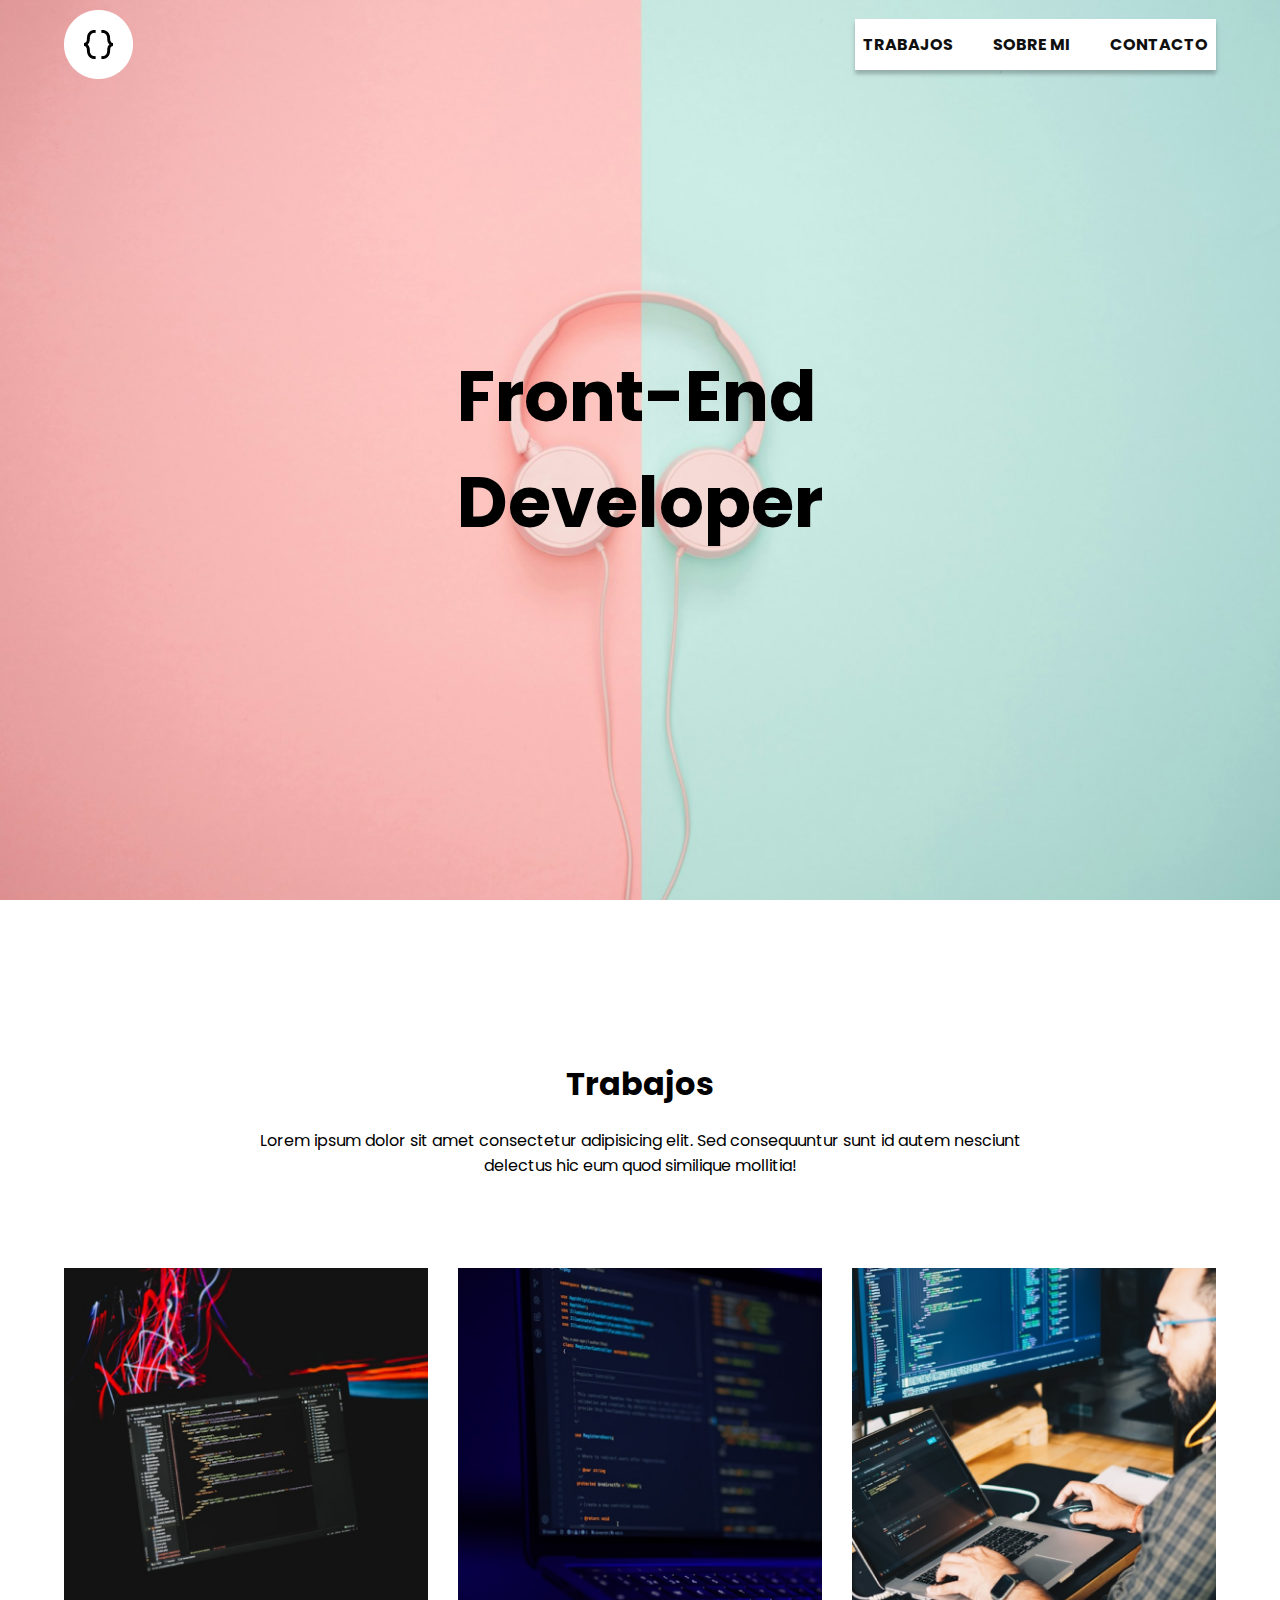
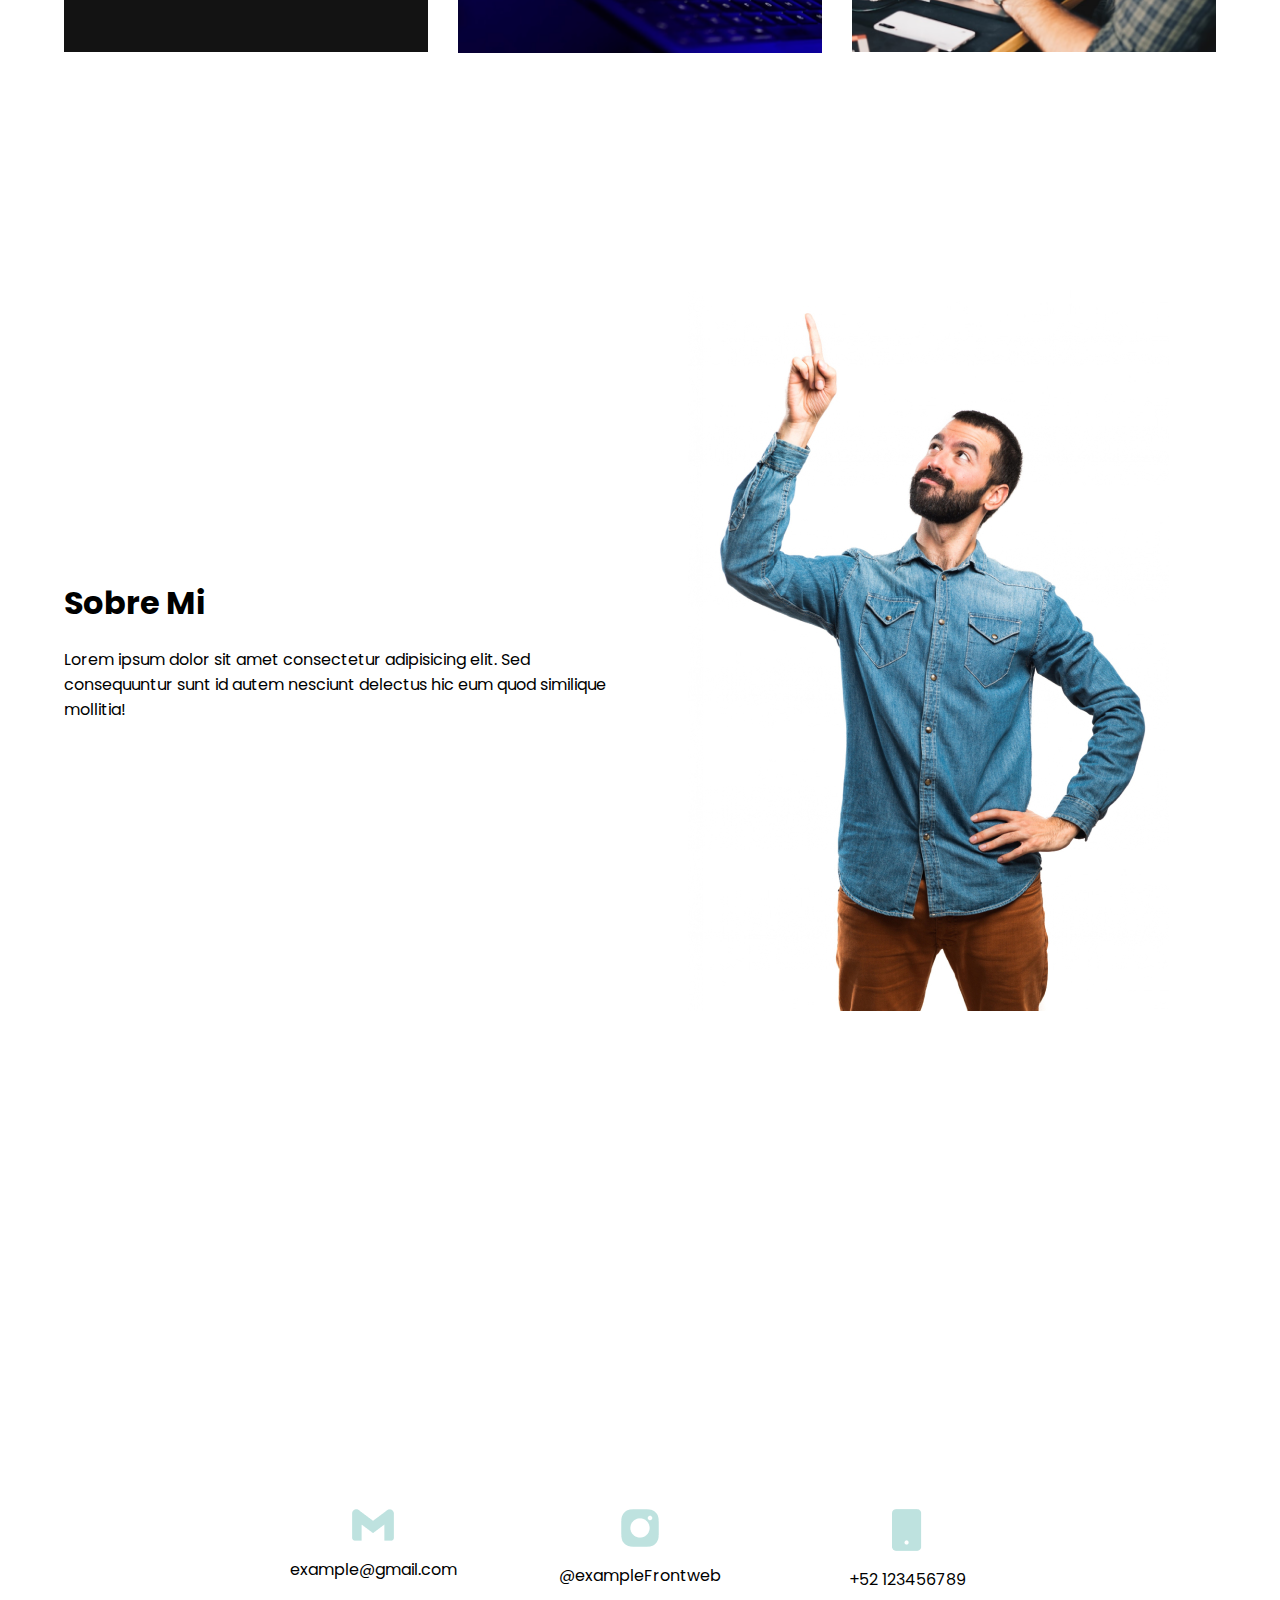
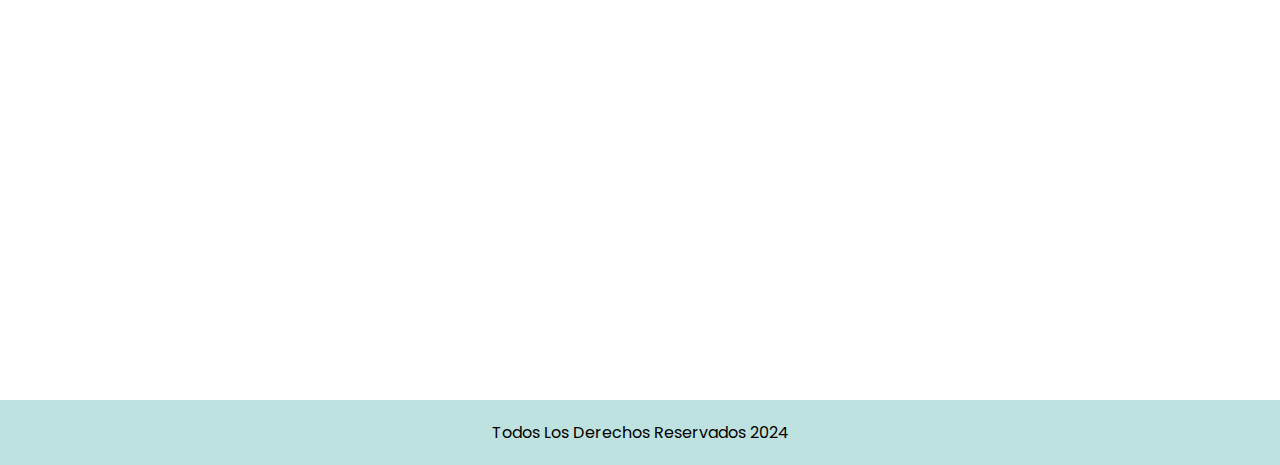
<file: 6-front/index.html>
<!DOCTYPE html>
<html lang="es">

<head>
    <meta charset="UTF-8">
    <meta name="viewport" content="width=device-width, initial-scale=1.0">
    <title>Pagina Front || reto #6</title>
    <link href='https://unpkg.com/boxicons@2.1.4/css/boxicons.min.css' rel='stylesheet'>
    <link rel="preconnect" href="https://fonts.googleapis.com">
    <link rel="preconnect" href="https://fonts.gstatic.com" crossorigin>
    <link
        href="https://fonts.googleapis.com/css2?family=Poppins:ital,wght@0,100;0,200;0,300;0,400;0,500;0,600;0,700;0,800;0,900;1,100;1,200;1,300;1,400;1,500;1,600;1,700;1,800;1,900&display=swap"
        rel="stylesheet">
    <link rel="stylesheet" href="css/reset.css">
    <link rel="stylesheet" href="css/estilos.css">
    <!-- js -->
    <script src="index.js" defer></script>
</head>

<body>
    <!-- header -->
     <!-- id="principio" es para el boton -->
    <header class="header" id="principio">
        <div class="container">
            <nav class="nav">
                <figure class="logo">
                    <img src="img/logo.png" alt="logo" class="logo-img">
                </figure>

                <ul class="nav-ul">
                    <li class="nav-ul-li">
                        <a href="#trabajos" class="nav-ul-link">Trabajos</a>
                    </li>
                    <li class="nav-ul-li">
                        <a href="#sobre-mi" class="nav-ul-link">Sobre mi</a>
                    </li>
                    <li class="nav-ul-li">
                        <a href="#contacto" class="nav-ul-link">Contacto</a>
                    </li>
                </ul>
            </nav>
        </div>
    </header>
    <!-- fin header -->

    <!-- hero -->
    <section class="hero">
        <div class="container">
            <h1 class="hero-titulo">Front-End<br>Developer</h1>
        </div>
    </section>
    <!-- fin hero -->

    <!-- boton ir arriba -->
    <button class="boton">
        <a href="#principio" class="enlace">
            <i class='bx bx-up-arrow-alt bx-fade-down' style='color:#000' ></i>
        </a>
    </button>

    <!-- contenido principal -->
     <main>
        <section class="trabajos section" id="trabajos">
            <div class="container">
                <div class="trabajo-parrafos">
                    <h2 class="titulo">trabajos</h2>
                    <p class="parrafo">Lorem ipsum dolor sit amet consectetur adipisicing elit. Sed consequuntur sunt id autem nesciunt delectus hic eum quod similique mollitia!</p>
                </div>
                <div class="trabajos-img">
                    <figure class="trabajos-figure">
                        <img src="img/img-1.png" alt="">
                    </figure>
                    <figure class="trabajos-figure">
                        <img src="img/img-2.png" alt="">
                    </figure>
                    <figure class="trabajos-figure">
                        <img src="img/img-3.png" alt="">
                    </figure>
                </div>
            </div>
        </section>

        <section class="sobre-mi section" id="sobre-mi">
            <div class="container">
                <div class="grid">
                    <div class="sobre-mi-parrafos">
                        <h2>Sobre Mi</h2>
                        <p>Lorem ipsum dolor sit amet consectetur adipisicing elit. Sed consequuntur sunt id autem nesciunt delectus hic eum quod similique mollitia!</p>
                    </div>

                    <figure class="img-sobre">
                        <img src="img/img-sobre-mi.jpg" alt="">
                    </figure>
                </div>
            </div>
        </section>

        <section class="contacto section" id="contacto">
            <div class="container">
                <div class="contacto-grid">
                    <figure class="contacto-figure">
                        <img src="img/logo-email.png" alt="">
                        <figcaption>
                            example@gmail.com
                        </figcaption>
                    </figure>

                    <figure class="contacto-figure">
                        <img src="img/logo-instagram.png" alt="">
                        <figcaption>
                            @exampleFrontweb
                        </figcaption>
                    </figure>

                    <figure class="contacto-figure">
                        <img src="img/logo-telefono.png" alt="">
                        <figcaption>
                            +52 123456789
                        </figcaption>
                    </figure>
                </div>
            </div>
        </section>
     </main>

     <footer>
        <p>todos los derechos reservados 2024</p>
     </footer>
</body>

</html>
</file>
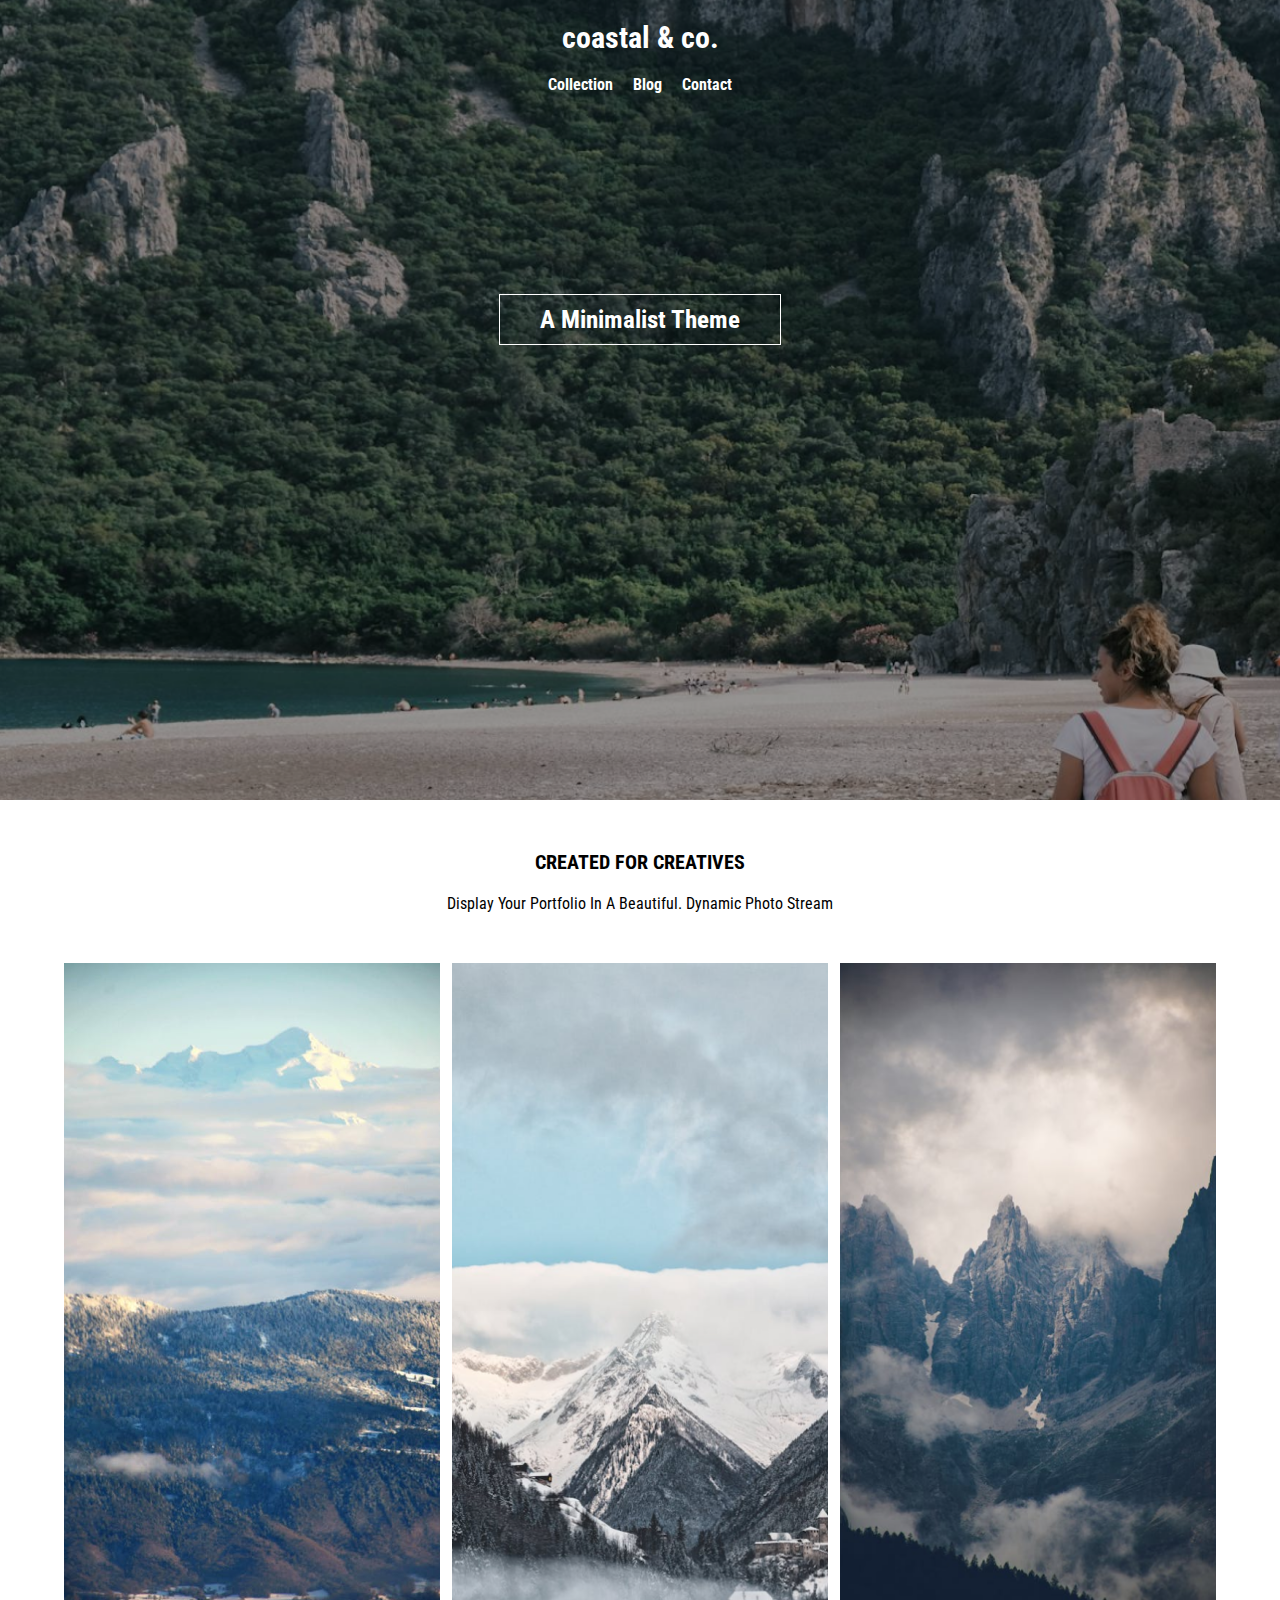
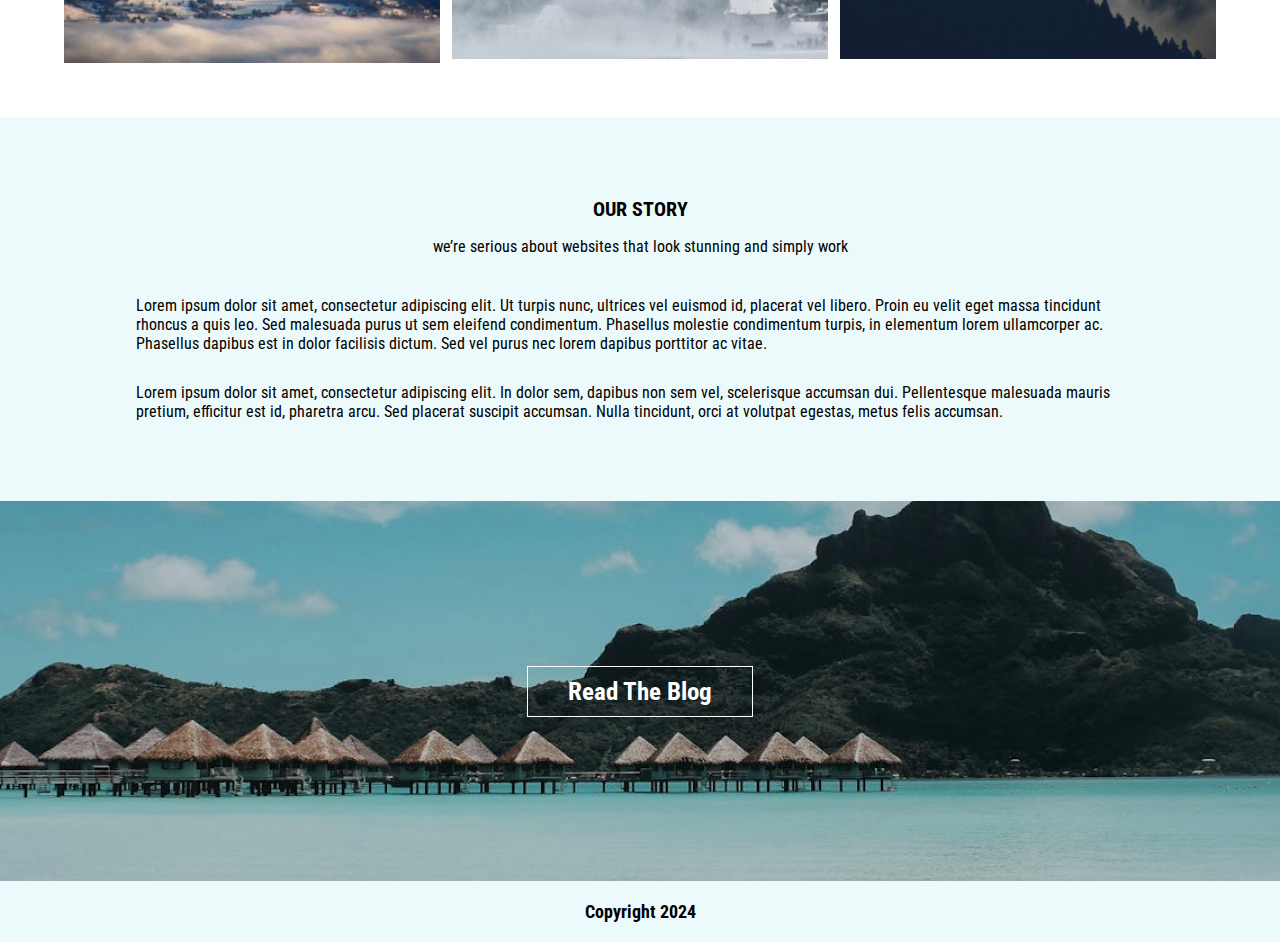
<file: 7-coastal/index.html>
<!DOCTYPE html>
<html lang="es">

<head>
    <meta charset="UTF-8">
    <meta name="viewport" content="width=device-width, initial-scale=1.0">
    <title>coastal & co || WEb</title>
    <link rel="preconnect" href="https://fonts.googleapis.com">
    <link rel="preconnect" href="https://fonts.gstatic.com" crossorigin>
    <link href="https://fonts.googleapis.com/css2?family=Roboto+Condensed:ital,wght@0,100..900;1,100..900&display=swap"
        rel="stylesheet">
    <link rel="stylesheet" href="css/reset.css">
    <link rel="stylesheet" href="css/estilos.css">
</head>

<body>
    <!-- header -->
    <header class="header">
        <div class="contenedor">
            <nav class="nav">
                <h2 class="logo">coastal & co.</h2>

                <ul class="nav-lista">
                    <li>
                        <a href="#">collection</a>
                    </li>
                    <li>
                        <a href="#">blog</a>
                    </li>
                    <li>
                        <a href="#">contact</a>
                    </li>
                </ul>
            </nav>

            <div class="textos-header">
                <h1 class="title">a minimalist theme</h1>
            </div>
        </div>
    </header>
    <!-- fin header -->

    <!-- contenido principal -->
    <main>
        <section class="fotos contenedor">
            <div class="textos-fotos">
                <h2>created for creatives</h2>
                <p>display your portfolio in a beautiful. dynamic photo stream</p>
            </div>

            <div class="grid-fotos">
                <figure>
                    <img src="img/img-1.png" alt="">
                </figure>
                <figure>
                    <img src="img/img-2.png" alt="">
                </figure>
                <figure>
                    <img src="img/img-3.png" alt="">
                </figure>
            </div>
        </section>

        <section class="story">
            <div class="contenedor">
                <div class="story-textos">
                    <h3>our story</h3>
                    <p>we’re serious about websites that look stunning and simply work</p>
                </div>

                <div class="story-parrafos">
                    <p>Lorem ipsum dolor sit amet, consectetur adipiscing elit. Ut turpis nunc, ultrices vel euismod id,
                        placerat vel libero. Proin eu velit eget massa tincidunt rhoncus a quis leo. Sed malesuada purus
                        ut sem eleifend condimentum. Phasellus molestie condimentum turpis, in elementum lorem
                        ullamcorper ac. Phasellus dapibus est in dolor facilisis dictum. Sed vel purus nec lorem dapibus
                        porttitor ac vitae.</p>
                    <p>Lorem ipsum dolor sit amet, consectetur adipiscing elit. In dolor sem, dapibus non sem vel,
                        scelerisque accumsan dui. Pellentesque malesuada mauris pretium, efficitur est id, pharetra
                        arcu. Sed placerat suscipit accumsan. Nulla tincidunt, orci at volutpat egestas, metus felis
                        accumsan.</p>
                </div>
            </div>
        </section>

        <section class="hero">
            <h2 class="title">read the blog</h2>
        </section>
    </main>
    <!-- fin contenido principal -->

    <!-- footer -->
     <footer class="footer">
        <p>Copyright 2024</p>
     </footer>
    <!-- fin footer -->
</body>

</html>
</file>
<file: 1-blog-natural/css/estilos.css>
/* variables */
:root {
    ---verde-oscuro: #0A6847;
    --verde-claro: #7ABA78;
    --black: #000;
}

html {
    scroll-behavior: smooth;
}

img {
    vertical-align: top;
}

/* clases utilitarias */
.container {
    max-width: 1200px;
    margin: 0 auto;
    padding-right: 16px;
    padding-left: 16px;
}

body {
    font-family: "Raleway", sans-serif;
}

figure, p {
    margin: 0;
}

section {
    /* tamaño del menu el telefonos */
    padding-top: 129px;
    min-height: 100vh;
    display: flex;
    align-items: center;
    flex-direction: column;
}

@media (min-width: 1024px) {
    section {
        /* tamaño del menu en desktop */
        padding-top: 85px;
    }
}

.titulo {
    margin-top: 70px;
    margin-bottom: 60px;
    font-size: 24px;
    text-transform: capitalize;
    text-align: center;
    color: var(---verde-oscuro);
}

h1,h2,h3,h4,h5,h6 {
    margin: 0;
}

/* estilos para el sitio */
.header {
    position: fixed;
    width: 100%;
    padding-top: 20px;
    padding-bottom: 15px;
    border-bottom: 4px solid var(--verde-claro);

    /* flex */
    display: flex;
    flex-direction: column;
    align-items: center;
    gap: 25px;

    /* blur efecto */
    backdrop-filter: blur(5px);
    backface-visibility: hidden;
    transform: translateZ(0px);
}

.header-nav {
    display: flex;
    gap: 40px;
}

.nav-link {
    color: var(--black);
}

@media (min-width: 1024px) {
   .header {
    top: 0;
    left: 50%;
    transform: translateX(-50%);
    max-width: 1200px;


    gap: 0;
    flex-direction: row;
    justify-content: space-between;
    align-items: center;
   }
}

/* galeria */
.galeria-grid {
    display: grid;
    gap: 30px;
}

@media (min-width: 768px) {
    .galeria-grid {
        grid-template-columns: repeat(2, 1fr);
    }
}

@media (min-width: 1024px) {
    .galeria-grid {
        grid-template-columns: repeat(3, 1fr);
    }
}

@media (min-width: 1440px) {
    .galeria-grid {
        grid-template-columns: repeat(4, 1fr);
    }
}

/* blog */
.blog-grid {
    display: grid;
    gap: 30px;
}

.blog-entrada-titulo {
    margin-bottom: 20px;
    color: var(---verde-oscuro);
}

.blog-entrada-figure {
    margin-bottom: 20px;
}

.blog-entrada-figure img {
    width: 100%;
}

@media (min-width: 1024px) {
    .blog-grid {
        grid-template-columns: repeat(2, 1fr);
    }
}

@media (min-width: 1440px) {
    .blog-grid {
        grid-template-columns: repeat(3, 1fr);
    }
}

/* contacto */
.formulario {
    display: flex;
    flex-direction: column;
    gap: 20px;
    width: 100%;
    max-width: 585px;
    margin: 0 auto;
}

input, textarea {
    border: none;
    background-color: none;
    outline: none;
}

input {
    padding: 20px 40px;
    background-color: var(---verde-oscuro);
}

input[type="button"] {
    color: #fff;
    align-self: flex-start;
}


input::placeholder {
    color: #fff;
}

textarea {
    padding: 20px 40px;
    min-width: 320px;
    max-width: 585px;
    min-height: 172px;
    max-height: 172px;
    background-color: var(---verde-oscuro);
}

textarea::placeholder {
    color: #fff;
}

.items {
    display: flex;
    flex-direction: column;
    gap: 20px;
}

@media (min-width: 1024px) {
    .items {
        flex-direction: row;
        gap: 32px;
    }

    .items input {
        flex-grow: 1;
    }

    textarea {
        min-height: 185px;
        max-height: 185px;
    }
}

/* footer */
.footer {
    width: 100%;
    padding: 30px;
    text-align: center;
    color: #fff;
    text-transform: capitalize;
    background-color: var(---verde-oscuro);
}
</file>
<file: 2-fotografia-web/css/estilos.css>
/* variables */
:root {
    --negro: #000;
    --blanco: #fff;
    --fuente: "Karla", sans-serif;
}

img {
    vertical-align: top;
}

body {
    font-size: 16px;
    font-family: var(--fuente);
}

.container {
    max-width: 1200px;
    margin: 0 auto;
    padding-right: 16px;
    padding-left: 16px;
}

/* header */
.header {
    padding-top: 20px;
    padding-bottom: 20px;
}

.header > .container {
    /* flex */
    display: flex;
    flex-direction: column;
    justify-content: center;
    align-items: center;
    gap: 16px;
}

.header-nav {
    display: flex;
    gap: 27px;
}

.nav-link {
    text-transform: capitalize;
    color: var(--negro);
}

/* hero img */
.hero {
    width: 100%;
    min-height: 100vh;
    background-image: url(../img/img-hero.png);
    background-size: cover;
    background-repeat: no-repeat;
    background-position: center center;
}

@media(min-width: 768px) {
    .header > .container {
        flex-direction: row;
        justify-content: space-between;
    }

    .header-nav {
        gap: 30px;
    }
}

/* galeria */
.titulo {
    margin-top: 70px;
    margin-bottom: 70px;
    font-size: 32px;
    text-align: center;
}

.galeria-grid {
    display: grid;
    gap: 30px;
    justify-content: center;
}

.galeria-tarjeta {
    display: flex;
    flex-direction: column;
    gap: 20px;
}

.galeria-tarjeta p {
    font-weight: bolder;
}

@media(min-width: 1024px) {
    .galeria-grid {
        grid-template-columns: repeat(3, 1fr);
    }
}

/* informacion */
.informacion {
    margin-top: 70px;
    margin-bottom: 70px;
    display: grid;
    gap: 30px;
}

.informacion-tarjeta {
    text-align: center;
    display: flex;
    flex-direction: column;
    gap: 20px;
}

@media(min-width: 1024px) {
    .informacion {
        grid-template-columns: repeat(3, 1fr);
    }

    .informacion-tarjeta h2 {
        font-size: 20px;
    }
}

/* hero */
.section-hero {
    width: 100%;
    min-height: 660px;
    display: flex;
    justify-content: center;
    align-items: center;
    text-align: center;

    /* fondo */
    background-image: url(../img/hero-2.png);
    background-position: center center;
    background-repeat: no-repeat;
    background-size: cover;
}

.section-hero h3 {
    font-size: 30px;
    color: var(--blanco);
}

@media(min-width: 1024px)  {
    .section-hero h3 {
        font-size: 40px;
    }
}

/* footer */
.footer {
    padding: 40px;
    text-align: center;
}
</file>
<file: 3-cafeteria-web/css/style.css>
:root {
    --blanco: #fff;
    --titulo-color: #C7B516;
    --color-1: #E0CCBE;
    --color-letras: #EEEDEB;
    --color-3: #3C3633;
}

html {
    scroll-behavior: smooth;
}

body {
    font-family: "Bitter", serif;
}

.container {
    max-width: 1200px;
    padding: 0 16px;
    margin: 0 auto;
}

/* header */
.header {
    position: absolute;
    top: 0;
    width: 100%;
    backdrop-filter: blur(50px);
    backface-visibility: hidden;
    transform: translateZ(0px);
}

.header > .container {
    padding-top: 30px;
    padding-bottom: 10px;
    display: flex;
    flex-direction: column;
    align-items: center;
    gap: 10px;
    border-bottom: 1px solid var(--color-letras);
}

.nav {
    display: flex;
    gap: 30px;
}

.nav a {
    color: var(--color-letras);
    font-weight: 900;
}

/* media query para el menu */
@media (min-width: 768px) {
    .header > .container {
        flex-direction: row;
        gap: 0;
        justify-content: space-between;
    }
}

/* fin estilos header */

/* hero */
.hero {
    width: 100%;
    min-height: 100vh;
    display: flex;
    justify-content: center;
    align-items: center;
    background-image: url(../img/hero-img.jpg);
    background-size: cover;
    background-position: center;
}

.hero-contenido {
    text-align: center;
}

.hero-contenido h4 {
    margin-bottom: 20px;
    color: var(--titulo-color);
    font-style: italic;
    font-size: 16px;
    text-transform: uppercase;
}

.hero-contenido h1 {
    margin-bottom: 20px;
    font-style: italic;
    font-weight: 900;
    font-size: 65px;
    color: var(--color-letras);
    text-transform: uppercase;
}

.hero-contenido button {
    /* quitando los estilos */
    background: none;
    outline: none;
    border: none;
    cursor: pointer;

    /* estilos para el boton */
    display: inline-block;
    padding: 15px 60px;
    border: 1px solid var(--color-letras);
    color: #fff;

    /* fuentes */
    font-family: "Bitter", serif;
    font-size: 16px;
    text-transform: uppercase;
}

@media (min-width: 1028px) {
    .hero-contenido h1 {
        font-size: 100px;
    }

    .hero-contenido button:hover {
        background-color: #fff;
        color: #000;
        transition: all ease 1s;
    }
}

/* seccion-cafe */
.cafes {
    margin-top: 70px;
    margin-bottom: 100px;
}

.cafes-parrafos {
    margin-bottom: 70px;
    text-align: center;
}

.cafes-parrafos h1 {
    margin-bottom: 16px;
    font-size: 36px;
    color: var(--color-3);
}

.cafes-parrafos p {
    font-size: 12px;
}

.cafes-grid {
    display: grid;
    gap: 30px;
}

.cafe-precios {
    margin-top: 16px;
    display: flex;
    flex-direction: column;
    gap: 16px;
}

.cafe-precios h2 {
    font-size: 20px;
    color: var(--color-3);
}

.cafe-precios p{
    font-size: 16px;
}

@media (min-width: 1028px) {
    .cafes-parrafos h1 {
        font-size: 42px;
    }

    .cafes-parrafos p {
        font-size: 16px;
    }

    .cafes-grid {
        gap: 0;
        grid-template-columns: repeat(3, 1fr);
    }
}

/* registro */
.registro {
    margin-bottom: 100px;

    /* flex */
    display: flex;
    align-items: center;
    justify-content: center;

    height: 650px;
    background-color: var(--color-1);
}

.registro-contenido {
    text-align: center;
}

.registro-contenido h2 {
    margin-bottom: 12px;
    font-size: 32px;
    font-weight: normal;
    color: var(--color-3);
}

.registro-contenido p {
    margin-bottom: 25px;
    font-weight: normal;
    color: var(--color-3);
}

.formulario {
    display: flex;
    flex-wrap: wrap;
    gap: 12px;
}

.entrada {
    width: 100%;

    /* reseteo de los estilos */
    border: none;
    background: none;
    outline: none;

    /* estilos propios */
    background-color: var(--blanco);
    padding: 15px;
}

.btn-enviar {
    /* reseteo de los estilos */
    border: none;
    background: none;
    outline: none;

    /* estilos propios */
    color: var(--color-1);
    padding: 10px 30px;
    background-color: var(--color-3);
}

/* recomendaciones */
.recomendaciones {
    display: grid;
    gap: 20px;
    margin-bottom: 100px;
}

.item {
    display: flex;
    flex-direction: column;
    gap: 20px;
    padding: 20px;
    background-color: var(--color-3);
    border-radius: 10px;
}

.item p {
    color: var(--color-1);
}

.calificaciones {
    display: flex;
    gap: 10px;
}

.perfil {
    display: flex;
    align-items: flex-start;
    gap: 16px;
}

.perfil figcaption h3 {
    margin-bottom: 5px;
    color: var(--blanco);
}

.perfil figcaption p {
    color: var(--blanco);
}

@media (min-width: 1028px) {
    .recomendaciones {
        gap: 20px;
        grid-template-columns: repeat(3, 1fr);
        justify-content: space-between;
    }
}

/* footer */
.footer {
    padding: 20px;
    text-align: center;
    background-color: var(--color-3);
    color: var(--color-letras);
}
</file>
<file: 6-front/css/estilos.css>
:root{
    --color: #BEE2DF;
    --blanco: #fff;
    --negro: #0f0f0f;
}

html{
    scroll-behavior: smooth;
}

body{
    font-family: "Poppins", sans-serif;
    font-size: 16px;
}

.container{
    width: 90%;
    max-width: 1200px;
    margin: 0 auto;
}

.section {
    width: 100%;
    min-height: 100vh;
}

.boton{
    position: fixed;
    bottom: 20px;
    right: -100px;
    cursor: pointer;
    background: none;
    outline: none;
    border: none;
    padding: 16px;
    border-radius: 100%;
    font-size: 50px;
}
.boton.activo{
    right: 20px;
}


/* estilos header */
.header{
    position: absolute;
    top: 0;
    width: 100%;
}

.nav{
    width: 100%;
    padding-top: 10px;
    display: flex;
    flex-direction: column;
    gap: 20px;
}

.logo{
    align-self: center;
    display: flex;
}

.nav-ul{
    list-style: none;
    display: flex;
    justify-content: space-between;
    padding: 13px 8px;
    background-color: var(--blanco);
    box-shadow: 0px 4px 4px rgba(0, 0, 0, 0.25);
}

.nav-ul-link{
    font-weight: bold;
    text-transform: uppercase;
    font-size: 13px;
    color: var(--negro);
}

@media(min-width: 768px){
    .nav{
        gap: 0;
        flex-direction: row;
        align-items: center;
        justify-content: space-between;
    }
    .nav-ul{
        gap: 40px;
    }
    .nav-ul-link{
        font-size: 16px;
        padding: 16px 0;
    }
}

.hero{
    min-height: 100vh;
    background-image: url(../img/hero-img-mobil.png);
    background-size: cover;
}

.hero > .container{
    min-height: inherit;
    display: flex;
    align-items: center;
    justify-content: center;
}

.hero-titulo{
    font-size: 52px;
}

@media(min-width: 768px){
    .hero{
        background-image: url(../img/hero-img-desktop.png);
        background-position: center;
    }
    .hero-titulo{
        font-size: 70px;
    }
}

/* parrafos */
.trabajos > .container{
    min-height: inherit;
    display: flex;
    flex-direction: column;
    align-items: center;
    justify-content: center;
}
.trabajo-parrafos{
    margin: 0 auto;
    margin-bottom: 30px;
    max-width: 790px;
    text-align: center;
}
.titulo{
    margin: 20px;
    font-size: 32px;
    font-weight: bold;
    text-transform: capitalize;
}
.trabajos-img{
    display: grid;
    gap: 20px;
}
@media(min-width: 768px){
    .trabajos-img{
        grid-template-columns: repeat(3, 1fr);
        gap: 30px;
    }
    .trabajo-parrafos{
        margin-bottom: 90px;
    }
}

/* seccion sobre mi */
.sobre-mi > .container{
    min-height: inherit;
    display: flex;
    flex-direction: column;
    justify-content: center;
    align-items: center;
}

.grid{
    display: grid;
    gap: 20px;
}

.sobre-mi-parrafos{
    text-align: center;
}

.sobre-mi-parrafos h2{
    font-size: 32px;
    margin-bottom: 20px;
}

.img-sobre{
    display: flex;
    justify-content: center;
}

@media(min-width: 768px){
    .grid{
        gap: 0;
        grid-template-columns: repeat(2, 1fr);
        align-items: center;
        align-items: center;
    }

    .sobre-mi-parrafos{
        text-align: left;
    }
}

/* contacto */
.contacto > .container{
    min-height: inherit;
    display: flex;
    flex-direction: column;
    justify-content: center;
    align-items: center;
}

.contacto-grid{
    display: grid;
    gap: 100px;
}

.contacto-figure{
    display: flex;
    flex-direction: column;
    gap: 16px;
}

.contacto-figure img{
    align-self: center;
}

.contacto-figure figcaption{
    align-self: center;
}

@media(min-width: 768px){
    .contacto-grid{
        grid-template-columns: repeat(3, 1fr);
        justify-content: space-between;
    }
}

footer{
    padding: 20px;
    background-color: var(--color);
    text-align: center;
    text-transform: capitalize;
}
</file>
<file: 7-coastal/css/estilos.css>
:root {
    --blanco: white;
    --negro: black;
}

body {
    font-family: "Roboto Condensed", sans-serif;
}

.contenedor {
    width: 90%;
    max-width: 1200px;
    margin: 0 auto;
}

ul {
    list-style: none;
}

/* estilos para el header */
.header {
    width: 100%;
    min-height: 384px;
    background-image: url(../img/fondo-header-movil.png);
    background-size: cover;
    background-repeat: no-repeat;
    background-position: center;
}

.nav {
    padding-top: 20px;
    display: flex;
    flex-direction: column;
    justify-content: center;
    align-items: center;
    gap: 20px;
}

.logo {
    font-size: 30px;
    font-weight: bold;
    color: var(--blanco);
}

.nav-lista{
    display: flex;
    gap: 20px;
}

.nav-lista li a {
    color: var(--blanco);
    font-weight: bold;
    text-transform: capitalize;
}

.textos-header{
    display: flex;
    justify-content: center;
    margin-top: 70px;
    text-align: center;
}

.title {
    font-size: 25px;
    padding: 10px 40px;
    border: 1px solid #fff;
    color: var(--blanco);
    text-transform: capitalize;
}

@media(min-width: 768px){
    .header{
        background-image: url(../img/fondo-header-tablet.png);
        min-height: 650px;
    }

    .textos-header{
        margin-top: 180px;
    }
}

@media(min-width: 1024px){
    .header{
        background-image: url(../img/fondo-header-desktop.png);
        min-height: 800px;
        background-position: center center;
    }

    .textos-header{
        margin-top: 200px;
    }
}
/* fin header */

/* fotos */
.fotos {
    margin-top: 50px;
    margin-bottom: 50px;
}
.textos-fotos{
    margin-bottom: 50px;
    text-align: center;
}

.textos-fotos h2{
    margin-bottom: 20px;
    font-size: 20px;
    font-weight: bold;
    text-transform: uppercase;
}

.textos-fotos p{
    text-transform: capitalize;
}

.grid-fotos{
    display: grid;
    gap: 20px;
}
@media(min-width: 768px){
    .grid-fotos{
        justify-content: center;
    }

    .grid-fotos figure {
        width: 712px;
    }

    .grid-fotos figure img {
        width: 100%;
    }
}

@media(min-width: 1024px){
    .grid-fotos{
        gap: 12px;
        grid-template-columns: repeat(3, 1fr);
    }

    .grid-fotos figure {
        width: initial;
    }
}
/* fotos fin */

/* story */
.story {
    padding: 20px;
    background-color: #ECFAFC;
}

.story-textos{
    text-align: center;
    margin-bottom: 40px;
}

.story-textos h3 {
    font-size: 20px;
    font-weight: bold;
    margin-bottom: 16px;
    text-transform: uppercase;
}

.story-parrafos{
    display: flex;
    flex-direction: column;
    gap: 30px;
}
@media(min-width: 768px){
    .story{
        padding: 80px;
    }
}
/* fin */

/* hero */
.hero {
    width: 100%;
    min-height: 380px;
    display: flex;
    justify-content: center;
    align-items: center;
    background-image: url(../img/hero-movil.png);
    background-repeat: no-repeat;
    background-size: cover;
}
@media(min-width: 768px){
    .hero{
        background-image: url(../img/hero-desktop.png);
        background-position: top center;
    }
}

/* footer */
.footer {
    background-color: #ECFAFC;
    text-align: center;
    padding: 20px;
}

.footer p {
    font-weight: bold;
    font-size: 18px;
}
</file>
<file: 4-portafolio/css/estilos.css>
/* variables */
:root {
    --black: #000;
    --white: #fff;
    --orange: #F58824;
}

/* estilos generales y reset */
html {
    scroll-behavior: smooth;
}
body {
    font-family: "Open Sans", sans-serif;
    background-color: var(--black);
}
ul {
    list-style: none;
}
button {
    outline: none;
    border: none;
    background: none;
}
.container {
    width: 90%;
    max-width: 1200px;
    margin: 0 auto;
}
.section{
    min-height: 100vh;
    display: flex;
    justify-content: center;
    align-items: center;
}
.titulo{
    margin-top: 30px;
    margin-bottom: 30px;
    font-size: 32px;
    text-align: center;
    color: var(--white);
}
@media(min-width: 1200px){
    .titulo{
        margin-top: 0;
        margin-bottom: 50px;
    }
}
/* estilos generales fin */

/* estilos para la pagina */
.header {
    position: absolute;
    top: 0;
    width: 100%;
    background-color: var(--black);
}
.nav {
    position: relative;
    height: 50px;
    display: flex;
    justify-content: space-between;
    align-items: center;
}
.logo{
    font-size: 16px;
    color: var(--white);
}
.iconos {
    display: flex;
}
.icono {
    width: 25px;
    height: 25px;
    fill: var(--white);
    cursor: pointer;
}
.icono-abrir.activo {
    display: none;
}
.icono-cerrar {
    display: none;
}
.icono-cerrar.activo {
    display: block;
}
.nav-ul {
    position: absolute;
    top: -206px;
    width: 100%;
    padding: 30px;
    border-radius: 10px;
    background-color: var(--black);
    display: flex;
    flex-direction: column;
    align-items: center;
    gap: 40px;
    transition: top 1s ease;
}
.nav-ul.activo {
    top: 60px;
}
.nav-link {
    color: var(--white);
    text-transform: capitalize;
}
@media(min-width: 768px) {
    .icono-abrir {
        display: none;
    }

    .nav-ul {
        position: initial;
        top: initial;
        width: initial;
        padding: 0;
        background-color: none;
        flex-direction: row;
    }
}
/* fin header */

/* hero */
.hero{
    min-height: 100vh;
    background-image: url(../img/hero-movil.png);
    background-size: cover;
    background-repeat: no-repeat;
}
.hero > .container {
    min-height: inherit;
    display: flex;
    flex-direction: column;
    justify-content: center;
    gap: 15px;
}
.hero-titulo{
    max-width: 665px;
    align-self: center;
    text-align: center;
    font-size: 38px;
    color: var(--white);
}
.btn-hero{
    align-self: center;
    padding: 7px 15px;
    border-radius: 6px;
    color: var(--black);
    background-color: var(--white);
}
@media(min-width: 768px){
    .hero-titulo{
        align-self: flex-start;
        text-align: left;
        font-size: 80px;
    }
    .btn-hero{
        align-self: flex-start;
    }
}
/* fin hero */

/* trabajos */
.trabajos-flex{
    display: grid;
    gap: 30px;
}
.proyecto{
    display: flex;
    flex-direction: column;
    gap: 20px;
    padding: 20px;
    border: 1px solid var(--white);
}
.proyecto-titulo{
    font-weight: bold;
    font-size: 20px;
    color: var(--white);
}
.proyecto-parrafo{
    color: var(--white);
}
.proyecto-enlace{
    color: var(--orange);
}
@media(min-width: 768px){
    .trabajos-flex{
        gap: 20px;
        grid-template-columns: repeat(2, 1fr);
    }
}
@media(min-width: 1024px){
    .trabajos-flex{
        gap: 20px;
        grid-template-columns: repeat(3, 1fr);
    }
}
/* fin trabajos */

/* acerca */
.acerca-contenido{
    display: grid;
    gap: 30px;
}
.acerca-figure{
    display: flex;
    justify-content: center;
}
.acerca-parrafos{
    text-align: left;
    display: flex;
    flex-direction: column;
    gap: 20px;
}
.acerca-titulo{
    color: var(--white);
}
.acerca-parrafo{
    color: var(--white);
}
.btn-acerca{
    align-self: flex-start;
    padding: 10px 20px;
    border: 1px solid var(--orange);
    color: var(--white);
    cursor: pointer;
}
@media(min-width: 1024px){
    .acerca-contenido{
        gap: 0;
        grid-template-columns: 1fr 1fr;
        justify-content: space-between;
    }
}
/* fin acerca */

/* contacto */
.contacto-container{
    display: grid;
    gap: 40px;
}
.contacto-item{
    display: flex;
    flex-direction: column;
    gap: 16px;
    text-align: center;
}
.contacto-item img{
    align-self: center;
}
.contacto-item figcaption{
    color: var(--white);
}
@media(min-width: 768px){
    .contacto-container{
        grid-template-columns: repeat(3, 1fr);
    }
}
/* fin contacto */

/* footer */
.footer {
    padding: 16px;
    text-align: center;
    color: var(--white);
}
</file>
<file: 5-aw-blog/css/estilos.css>
/* variables */
:root{
    --color1: #CEC2C2;
    --color2: #ffffff;
}

/* reseteo de propiedades */
body{
    font-family: "Lora", serif;
}
.contenedor{
    width: 90%;
    max-width: 1200px;
    margin: 0 auto;
}
ul {
    list-style: none;
}
button{
    background: none;
    outline: none;
}

/* estilos para el header */
.header {
    position: absolute;
    width: 100%;
}

/* fin header */

/* nav */
.nav{
    padding-top: 20px;
    display: flex;
    flex-direction: column;
    align-items: center;
    gap: 29px;
}
.nav--logo{
    font-size: 18px;
    font-weight: bold;
    color: var(--color2);
}
.nav--ul{
    display: flex;
    gap: 30px;
}
.nav--link{
    font-size: 12px;
    font-weight: bold;
    text-transform: capitalize;
    color: var(--color2);
}
.hero{
    height: 427px;
    background-image: url(../img/hero-movil.png);
    background-size: cover;
    display: flex;
    align-items: center;
    text-align: center;
}
.hero-titulos{
    display: flex;
    flex-direction: column;
    gap: 15px;
    color: var(--color2);
}
.hero--titulo{
    font-size: 18px;
    font-weight: bold;
    text-transform: capitalize;
}
.hero--parrafo{
    font-size: 13px;
    text-transform: capitalize;
}
@media(min-width: 744px){
    .nav{
        flex-direction: row;
        gap: 0;
        justify-content: space-between;
    }
    .nav--logo{
        font-size: 25px;
    }
    .nav--link{
        font-size: 16px;
    }
    .hero{
        min-height: 100vh;
        background-image: url(../img/hero-desktop.png);
    }
    .hero--titulo{
        font-size: 48px;
    }
    .hero--parrafo{
        font-size: 16px;
    }
}
/* fin nav */

/* blog */
.blog{
    margin-top: 50px;
    padding-bottom: 50px;
    display: grid;
    gap: 16px;
}
.articulo{
    width: 100%;
}
.articulo--titulo{
    font-size: 12px;
    margin-bottom: 12px;
}
.articulo--figure{
    height: 250px;
    margin-bottom: 12px;
}
.articulo--img{
    height: 100%;
    object-fit: cover;
}
.articulo--destino{
    margin-bottom: 12px;
    font-size: 12px;
    font-weight: bold;
    text-transform: capitalize;
}
.articulo--boton{
    padding: 5px 25px;
    border: 1px solid #000;
    font-weight: bold;
    font-size: 12px;
    text-transform: capitalize;
    cursor: pointer;
}
@media(min-width: 744px){
    .blog{
        grid-template-columns: repeat(2,1fr);
        gap: 20px;
    }
    .articulo--titulo{
        font-size: 18px;
    }
    .articulo--destino{
        font-size: 18px;
    }
}
/* fin blog */

/* footer */
.footer{
    padding: 16px;
    background-color: var(--color1);
}
.footer > .contenedor{
    display: flex;
    flex-direction: column;
    align-items: center;
    gap: 16px;
}
.footer--nav{
    display: flex;
    gap: 16px;
}
.footer--nav--link{
    color: #000;
    text-transform: capitalize;
}
.footer--parrafo{
    font-weight: bold;
    text-transform: capitalize;
}
@media(min-width: 744px){
    .footer > .contenedor{
        flex-direction: row;
        justify-content: space-between;
    }
}
/* fin footer */
</file>
